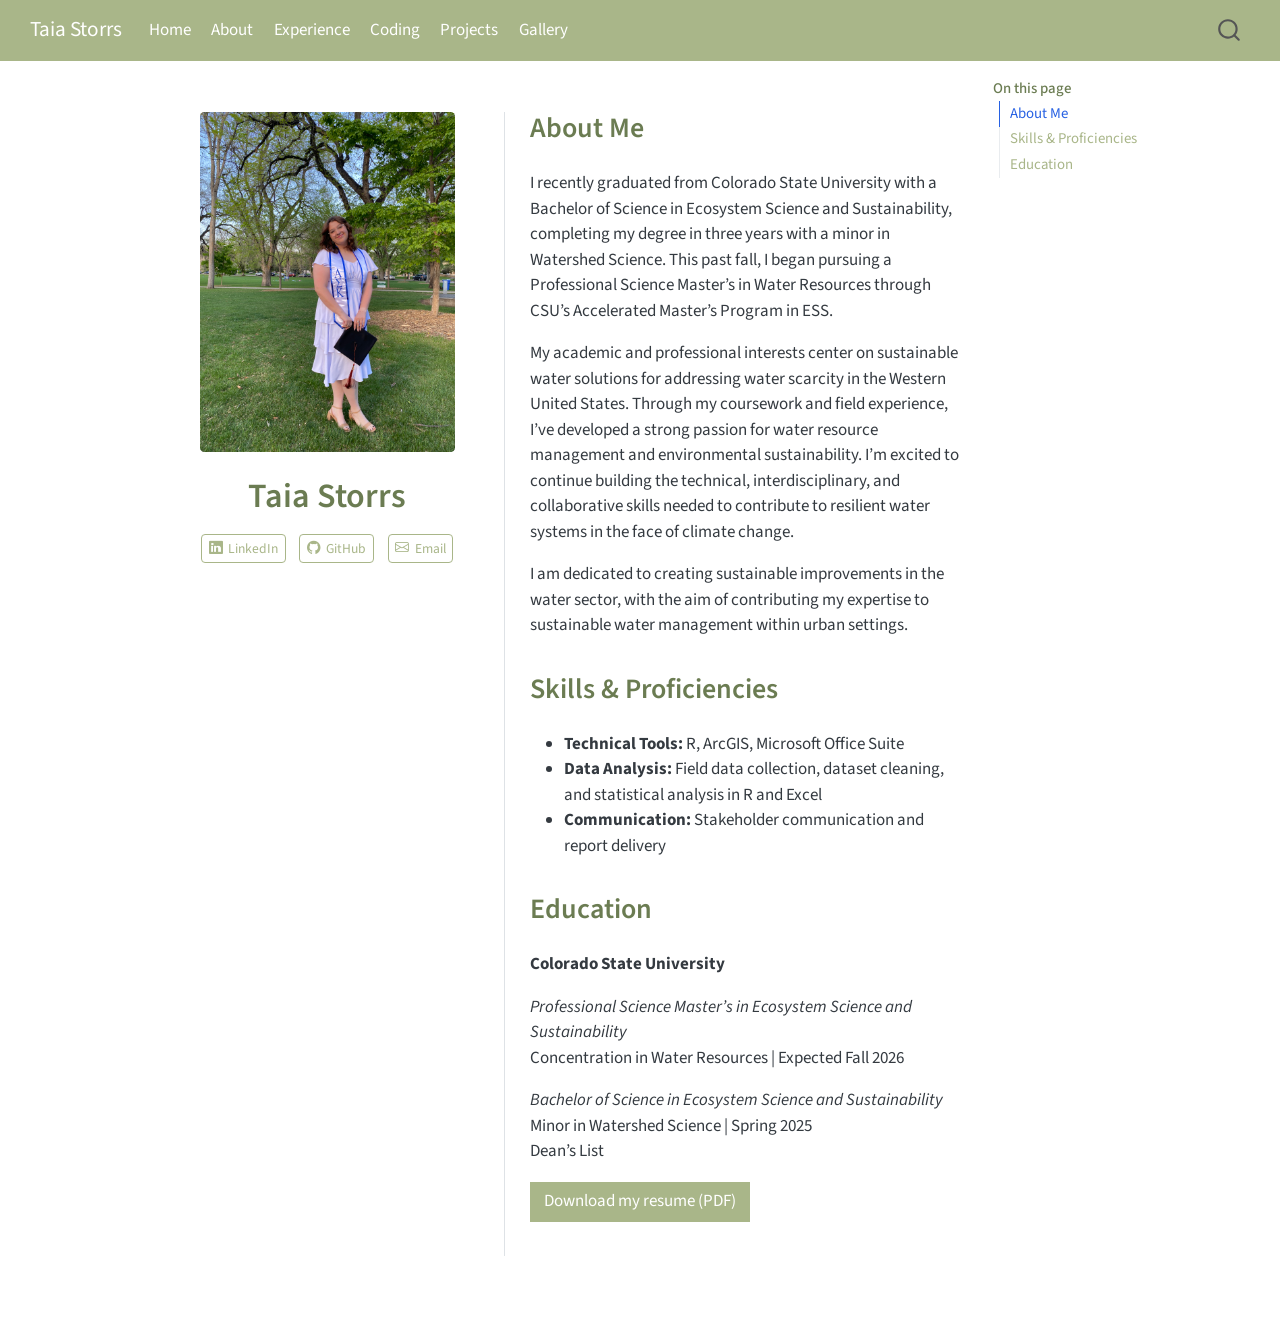
<file: docs/about.html>
<!DOCTYPE html>
<html xmlns="http://www.w3.org/1999/xhtml" lang="en" xml:lang="en"><head>

<meta charset="utf-8">
<meta name="generator" content="quarto-1.8.26">

<meta name="viewport" content="width=device-width, initial-scale=1.0, user-scalable=yes">


<title>Taia Storrs</title>
<style>
code{white-space: pre-wrap;}
span.smallcaps{font-variant: small-caps;}
div.columns{display: flex; gap: min(4vw, 1.5em);}
div.column{flex: auto; overflow-x: auto;}
div.hanging-indent{margin-left: 1.5em; text-indent: -1.5em;}
ul.task-list{list-style: none;}
ul.task-list li input[type="checkbox"] {
  width: 0.8em;
  margin: 0 0.8em 0.2em -1em; /* quarto-specific, see https://github.com/quarto-dev/quarto-cli/issues/4556 */ 
  vertical-align: middle;
}
</style>


<script src="site_libs/quarto-nav/quarto-nav.js"></script>
<script src="site_libs/quarto-nav/headroom.min.js"></script>
<script src="site_libs/clipboard/clipboard.min.js"></script>
<script src="site_libs/quarto-search/autocomplete.umd.js"></script>
<script src="site_libs/quarto-search/fuse.min.js"></script>
<script src="site_libs/quarto-search/quarto-search.js"></script>
<meta name="quarto:offset" content="./">
<link href="./favicon.png" rel="icon" type="image/png">
<script src="site_libs/quarto-html/quarto.js" type="module"></script>
<script src="site_libs/quarto-html/tabsets/tabsets.js" type="module"></script>
<script src="site_libs/quarto-html/axe/axe-check.js" type="module"></script>
<script src="site_libs/quarto-html/popper.min.js"></script>
<script src="site_libs/quarto-html/tippy.umd.min.js"></script>
<link href="site_libs/quarto-html/tippy.css" rel="stylesheet">
<link href="site_libs/quarto-html/quarto-syntax-highlighting-587c61ba64f3a5504c4d52d930310e48.css" rel="stylesheet" id="quarto-text-highlighting-styles">
<script src="site_libs/bootstrap/bootstrap.min.js"></script>
<link href="site_libs/bootstrap/bootstrap-icons.css" rel="stylesheet">
<link href="site_libs/bootstrap/bootstrap-5b4ad623e5705c0698d39aec6f10cf02.min.css" rel="stylesheet" append-hash="true" id="quarto-bootstrap" data-mode="light">
<script id="quarto-search-options" type="application/json">{
  "location": "navbar",
  "copy-button": false,
  "collapse-after": 3,
  "panel-placement": "end",
  "type": "overlay",
  "limit": 50,
  "keyboard-shortcut": [
    "f",
    "/",
    "s"
  ],
  "show-item-context": false,
  "language": {
    "search-no-results-text": "No results",
    "search-matching-documents-text": "matching documents",
    "search-copy-link-title": "Copy link to search",
    "search-hide-matches-text": "Hide additional matches",
    "search-more-match-text": "more match in this document",
    "search-more-matches-text": "more matches in this document",
    "search-clear-button-title": "Clear",
    "search-text-placeholder": "",
    "search-detached-cancel-button-title": "Cancel",
    "search-submit-button-title": "Submit",
    "search-label": "Search"
  }
}</script>


<link rel="stylesheet" href="styles.css">
</head>

<body class="nav-fixed quarto-light">

<div id="quarto-search-results"></div>
  <header id="quarto-header" class="headroom fixed-top">
    <nav class="navbar navbar-expand-lg " data-bs-theme="dark">
      <div class="navbar-container container-fluid">
      <div class="navbar-brand-container mx-auto">
    <a class="navbar-brand" href="./index.html">
    <span class="navbar-title">Taia Storrs</span>
    </a>
  </div>
            <div id="quarto-search" class="" title="Search"></div>
          <button class="navbar-toggler" type="button" data-bs-toggle="collapse" data-bs-target="#navbarCollapse" aria-controls="navbarCollapse" role="menu" aria-expanded="false" aria-label="Toggle navigation" onclick="if (window.quartoToggleHeadroom) { window.quartoToggleHeadroom(); }">
  <span class="navbar-toggler-icon"></span>
</button>
          <div class="collapse navbar-collapse" id="navbarCollapse">
            <ul class="navbar-nav navbar-nav-scroll me-auto">
  <li class="nav-item">
    <a class="nav-link" href="./index.html"> 
<span class="menu-text">Home</span></a>
  </li>  
  <li class="nav-item">
    <a class="nav-link active" href="./about.html" aria-current="page"> 
<span class="menu-text">About</span></a>
  </li>  
  <li class="nav-item">
    <a class="nav-link" href="./experience.html"> 
<span class="menu-text">Experience</span></a>
  </li>  
  <li class="nav-item">
    <a class="nav-link" href="./coding.html"> 
<span class="menu-text">Coding</span></a>
  </li>  
  <li class="nav-item">
    <a class="nav-link" href="./projects.html"> 
<span class="menu-text">Projects</span></a>
  </li>  
  <li class="nav-item">
    <a class="nav-link" href="./gallery.html"> 
<span class="menu-text">Gallery</span></a>
  </li>  
</ul>
          </div> <!-- /navcollapse -->
            <div class="quarto-navbar-tools">
</div>
      </div> <!-- /container-fluid -->
    </nav>
</header>
<!-- content -->
<div id="quarto-content" class="quarto-container page-columns page-rows-contents page-layout-article page-navbar">
<!-- sidebar -->
<!-- margin-sidebar -->
    <div id="quarto-margin-sidebar" class="sidebar margin-sidebar">
        <nav id="TOC" role="doc-toc" class="toc-active">
    <h2 id="toc-title">On this page</h2>
  <ul>
  <li><a href="#about-me" id="toc-about-me" class="nav-link active" data-scroll-target="#about-me">About Me</a></li>
  <li><a href="#skills-proficiencies" id="toc-skills-proficiencies" class="nav-link" data-scroll-target="#skills-proficiencies">Skills &amp; Proficiencies</a></li>
  <li><a href="#education" id="toc-education" class="nav-link" data-scroll-target="#education">Education</a></li>
  </ul>
</nav>
    </div>
<!-- main -->
<div class="quarto-about-trestles">
  <div class="about-entity">
    <img src="grad.JPG" class="about-image
  rounded " style="width: 15em;">
<header id="title-block-header" class="quarto-title-block default">
<div class="quarto-title">
<h1 class="title">Taia Storrs</h1>
</div>
<div class="quarto-title-meta">
  </div>
</header>
    <div class="about-links">
  <a href="https://www.linkedin.com/in/taiastorrs" class="about-link" rel="" target="">
    <i class="bi bi-linkedin"></i>
     <span class="about-link-text">LinkedIn</span>
  </a>
  <a href="https://github.com/taiastorrs" class="about-link" rel="" target="">
    <i class="bi bi-github"></i>
     <span class="about-link-text">GitHub</span>
  </a>
  <a href="mailto:taiastorrs@gmail.com" class="about-link" rel="" target="">
    <i class="bi bi-envelope"></i>
     <span class="about-link-text">Email</span>
  </a>
</div>
  </div>
  <div class="about-contents"><main class="content" id="quarto-document-content">

<section id="about-me" class="level2">
<h2 data-anchor-id="about-me">About Me</h2>
<p>I recently graduated from Colorado State University with a Bachelor of Science in Ecosystem Science and Sustainability, completing my degree in three years with a minor in Watershed Science. This past fall, I began pursuing a Professional Science Master’s in Water Resources through CSU’s Accelerated Master’s Program in ESS.</p>
<p>My academic and professional interests center on sustainable water solutions for addressing water scarcity in the Western United States. Through my coursework and field experience, I’ve developed a strong passion for water resource management and environmental sustainability. I’m excited to continue building the technical, interdisciplinary, and collaborative skills needed to contribute to resilient water systems in the face of climate change.</p>
<p>I am dedicated to creating sustainable improvements in the water sector, with the aim of contributing my expertise to sustainable water management within urban settings.</p>
</section>
<section id="skills-proficiencies" class="level2">
<h2 data-anchor-id="skills-proficiencies">Skills &amp; Proficiencies</h2>
<ul>
<li><strong>Technical Tools:</strong> R, ArcGIS, Microsoft Office Suite</li>
<li><strong>Data Analysis:</strong> Field data collection, dataset cleaning, and statistical analysis in R and Excel</li>
<li><strong>Communication:</strong> Stakeholder communication and report delivery</li>
</ul>
</section>
<section id="education" class="level2">
<h2 data-anchor-id="education">Education</h2>
<p><strong>Colorado State University</strong></p>
<p><em>Professional Science Master’s in Ecosystem Science and Sustainability</em><br>
Concentration in Water Resources | Expected Fall 2026</p>
<p><em>Bachelor of Science in Ecosystem Science and Sustainability</em><br>
Minor in Watershed Science | Spring 2025<br>
Dean’s List</p>
<p><a href="resume.pdf" class="btn btn-primary">Download my resume (PDF)</a></p>


</section>
</main></div>
</div>
 <!-- /main -->
<script id="quarto-html-after-body" type="application/javascript">
  window.document.addEventListener("DOMContentLoaded", function (event) {
    const isCodeAnnotation = (el) => {
      for (const clz of el.classList) {
        if (clz.startsWith('code-annotation-')) {                     
          return true;
        }
      }
      return false;
    }
    const onCopySuccess = function(e) {
      // button target
      const button = e.trigger;
      // don't keep focus
      button.blur();
      // flash "checked"
      button.classList.add('code-copy-button-checked');
      var currentTitle = button.getAttribute("title");
      button.setAttribute("title", "Copied!");
      let tooltip;
      if (window.bootstrap) {
        button.setAttribute("data-bs-toggle", "tooltip");
        button.setAttribute("data-bs-placement", "left");
        button.setAttribute("data-bs-title", "Copied!");
        tooltip = new bootstrap.Tooltip(button, 
          { trigger: "manual", 
            customClass: "code-copy-button-tooltip",
            offset: [0, -8]});
        tooltip.show();    
      }
      setTimeout(function() {
        if (tooltip) {
          tooltip.hide();
          button.removeAttribute("data-bs-title");
          button.removeAttribute("data-bs-toggle");
          button.removeAttribute("data-bs-placement");
        }
        button.setAttribute("title", currentTitle);
        button.classList.remove('code-copy-button-checked');
      }, 1000);
      // clear code selection
      e.clearSelection();
    }
    const getTextToCopy = function(trigger) {
      const outerScaffold = trigger.parentElement.cloneNode(true);
      const codeEl = outerScaffold.querySelector('code');
      for (const childEl of codeEl.children) {
        if (isCodeAnnotation(childEl)) {
          childEl.remove();
        }
      }
      return codeEl.innerText;
    }
    const clipboard = new window.ClipboardJS('.code-copy-button:not([data-in-quarto-modal])', {
      text: getTextToCopy
    });
    clipboard.on('success', onCopySuccess);
    if (window.document.getElementById('quarto-embedded-source-code-modal')) {
      const clipboardModal = new window.ClipboardJS('.code-copy-button[data-in-quarto-modal]', {
        text: getTextToCopy,
        container: window.document.getElementById('quarto-embedded-source-code-modal')
      });
      clipboardModal.on('success', onCopySuccess);
    }
      var localhostRegex = new RegExp(/^(?:http|https):\/\/localhost\:?[0-9]*\//);
      var mailtoRegex = new RegExp(/^mailto:/);
        var filterRegex = new RegExp('/' + window.location.host + '/');
      var isInternal = (href) => {
          return filterRegex.test(href) || localhostRegex.test(href) || mailtoRegex.test(href);
      }
      // Inspect non-navigation links and adorn them if external
     var links = window.document.querySelectorAll('a[href]:not(.nav-link):not(.navbar-brand):not(.toc-action):not(.sidebar-link):not(.sidebar-item-toggle):not(.pagination-link):not(.no-external):not([aria-hidden]):not(.dropdown-item):not(.quarto-navigation-tool):not(.about-link)');
      for (var i=0; i<links.length; i++) {
        const link = links[i];
        if (!isInternal(link.href)) {
          // undo the damage that might have been done by quarto-nav.js in the case of
          // links that we want to consider external
          if (link.dataset.originalHref !== undefined) {
            link.href = link.dataset.originalHref;
          }
        }
      }
    function tippyHover(el, contentFn, onTriggerFn, onUntriggerFn) {
      const config = {
        allowHTML: true,
        maxWidth: 500,
        delay: 100,
        arrow: false,
        appendTo: function(el) {
            return el.parentElement;
        },
        interactive: true,
        interactiveBorder: 10,
        theme: 'quarto',
        placement: 'bottom-start',
      };
      if (contentFn) {
        config.content = contentFn;
      }
      if (onTriggerFn) {
        config.onTrigger = onTriggerFn;
      }
      if (onUntriggerFn) {
        config.onUntrigger = onUntriggerFn;
      }
      window.tippy(el, config); 
    }
    const noterefs = window.document.querySelectorAll('a[role="doc-noteref"]');
    for (var i=0; i<noterefs.length; i++) {
      const ref = noterefs[i];
      tippyHover(ref, function() {
        // use id or data attribute instead here
        let href = ref.getAttribute('data-footnote-href') || ref.getAttribute('href');
        try { href = new URL(href).hash; } catch {}
        const id = href.replace(/^#\/?/, "");
        const note = window.document.getElementById(id);
        if (note) {
          return note.innerHTML;
        } else {
          return "";
        }
      });
    }
    const xrefs = window.document.querySelectorAll('a.quarto-xref');
    const processXRef = (id, note) => {
      // Strip column container classes
      const stripColumnClz = (el) => {
        el.classList.remove("page-full", "page-columns");
        if (el.children) {
          for (const child of el.children) {
            stripColumnClz(child);
          }
        }
      }
      stripColumnClz(note)
      if (id === null || id.startsWith('sec-')) {
        // Special case sections, only their first couple elements
        const container = document.createElement("div");
        if (note.children && note.children.length > 2) {
          container.appendChild(note.children[0].cloneNode(true));
          for (let i = 1; i < note.children.length; i++) {
            const child = note.children[i];
            if (child.tagName === "P" && child.innerText === "") {
              continue;
            } else {
              container.appendChild(child.cloneNode(true));
              break;
            }
          }
          if (window.Quarto?.typesetMath) {
            window.Quarto.typesetMath(container);
          }
          return container.innerHTML
        } else {
          if (window.Quarto?.typesetMath) {
            window.Quarto.typesetMath(note);
          }
          return note.innerHTML;
        }
      } else {
        // Remove any anchor links if they are present
        const anchorLink = note.querySelector('a.anchorjs-link');
        if (anchorLink) {
          anchorLink.remove();
        }
        if (window.Quarto?.typesetMath) {
          window.Quarto.typesetMath(note);
        }
        if (note.classList.contains("callout")) {
          return note.outerHTML;
        } else {
          return note.innerHTML;
        }
      }
    }
    for (var i=0; i<xrefs.length; i++) {
      const xref = xrefs[i];
      tippyHover(xref, undefined, function(instance) {
        instance.disable();
        let url = xref.getAttribute('href');
        let hash = undefined; 
        if (url.startsWith('#')) {
          hash = url;
        } else {
          try { hash = new URL(url).hash; } catch {}
        }
        if (hash) {
          const id = hash.replace(/^#\/?/, "");
          const note = window.document.getElementById(id);
          if (note !== null) {
            try {
              const html = processXRef(id, note.cloneNode(true));
              instance.setContent(html);
            } finally {
              instance.enable();
              instance.show();
            }
          } else {
            // See if we can fetch this
            fetch(url.split('#')[0])
            .then(res => res.text())
            .then(html => {
              const parser = new DOMParser();
              const htmlDoc = parser.parseFromString(html, "text/html");
              const note = htmlDoc.getElementById(id);
              if (note !== null) {
                const html = processXRef(id, note);
                instance.setContent(html);
              } 
            }).finally(() => {
              instance.enable();
              instance.show();
            });
          }
        } else {
          // See if we can fetch a full url (with no hash to target)
          // This is a special case and we should probably do some content thinning / targeting
          fetch(url)
          .then(res => res.text())
          .then(html => {
            const parser = new DOMParser();
            const htmlDoc = parser.parseFromString(html, "text/html");
            const note = htmlDoc.querySelector('main.content');
            if (note !== null) {
              // This should only happen for chapter cross references
              // (since there is no id in the URL)
              // remove the first header
              if (note.children.length > 0 && note.children[0].tagName === "HEADER") {
                note.children[0].remove();
              }
              const html = processXRef(null, note);
              instance.setContent(html);
            } 
          }).finally(() => {
            instance.enable();
            instance.show();
          });
        }
      }, function(instance) {
      });
    }
        let selectedAnnoteEl;
        const selectorForAnnotation = ( cell, annotation) => {
          let cellAttr = 'data-code-cell="' + cell + '"';
          let lineAttr = 'data-code-annotation="' +  annotation + '"';
          const selector = 'span[' + cellAttr + '][' + lineAttr + ']';
          return selector;
        }
        const selectCodeLines = (annoteEl) => {
          const doc = window.document;
          const targetCell = annoteEl.getAttribute("data-target-cell");
          const targetAnnotation = annoteEl.getAttribute("data-target-annotation");
          const annoteSpan = window.document.querySelector(selectorForAnnotation(targetCell, targetAnnotation));
          const lines = annoteSpan.getAttribute("data-code-lines").split(",");
          const lineIds = lines.map((line) => {
            return targetCell + "-" + line;
          })
          let top = null;
          let height = null;
          let parent = null;
          if (lineIds.length > 0) {
              //compute the position of the single el (top and bottom and make a div)
              const el = window.document.getElementById(lineIds[0]);
              top = el.offsetTop;
              height = el.offsetHeight;
              parent = el.parentElement.parentElement;
            if (lineIds.length > 1) {
              const lastEl = window.document.getElementById(lineIds[lineIds.length - 1]);
              const bottom = lastEl.offsetTop + lastEl.offsetHeight;
              height = bottom - top;
            }
            if (top !== null && height !== null && parent !== null) {
              // cook up a div (if necessary) and position it 
              let div = window.document.getElementById("code-annotation-line-highlight");
              if (div === null) {
                div = window.document.createElement("div");
                div.setAttribute("id", "code-annotation-line-highlight");
                div.style.position = 'absolute';
                parent.appendChild(div);
              }
              div.style.top = top - 2 + "px";
              div.style.height = height + 4 + "px";
              div.style.left = 0;
              let gutterDiv = window.document.getElementById("code-annotation-line-highlight-gutter");
              if (gutterDiv === null) {
                gutterDiv = window.document.createElement("div");
                gutterDiv.setAttribute("id", "code-annotation-line-highlight-gutter");
                gutterDiv.style.position = 'absolute';
                const codeCell = window.document.getElementById(targetCell);
                const gutter = codeCell.querySelector('.code-annotation-gutter');
                gutter.appendChild(gutterDiv);
              }
              gutterDiv.style.top = top - 2 + "px";
              gutterDiv.style.height = height + 4 + "px";
            }
            selectedAnnoteEl = annoteEl;
          }
        };
        const unselectCodeLines = () => {
          const elementsIds = ["code-annotation-line-highlight", "code-annotation-line-highlight-gutter"];
          elementsIds.forEach((elId) => {
            const div = window.document.getElementById(elId);
            if (div) {
              div.remove();
            }
          });
          selectedAnnoteEl = undefined;
        };
          // Handle positioning of the toggle
      window.addEventListener(
        "resize",
        throttle(() => {
          elRect = undefined;
          if (selectedAnnoteEl) {
            selectCodeLines(selectedAnnoteEl);
          }
        }, 10)
      );
      function throttle(fn, ms) {
      let throttle = false;
      let timer;
        return (...args) => {
          if(!throttle) { // first call gets through
              fn.apply(this, args);
              throttle = true;
          } else { // all the others get throttled
              if(timer) clearTimeout(timer); // cancel #2
              timer = setTimeout(() => {
                fn.apply(this, args);
                timer = throttle = false;
              }, ms);
          }
        };
      }
        // Attach click handler to the DT
        const annoteDls = window.document.querySelectorAll('dt[data-target-cell]');
        for (const annoteDlNode of annoteDls) {
          annoteDlNode.addEventListener('click', (event) => {
            const clickedEl = event.target;
            if (clickedEl !== selectedAnnoteEl) {
              unselectCodeLines();
              const activeEl = window.document.querySelector('dt[data-target-cell].code-annotation-active');
              if (activeEl) {
                activeEl.classList.remove('code-annotation-active');
              }
              selectCodeLines(clickedEl);
              clickedEl.classList.add('code-annotation-active');
            } else {
              // Unselect the line
              unselectCodeLines();
              clickedEl.classList.remove('code-annotation-active');
            }
          });
        }
    const findCites = (el) => {
      const parentEl = el.parentElement;
      if (parentEl) {
        const cites = parentEl.dataset.cites;
        if (cites) {
          return {
            el,
            cites: cites.split(' ')
          };
        } else {
          return findCites(el.parentElement)
        }
      } else {
        return undefined;
      }
    };
    var bibliorefs = window.document.querySelectorAll('a[role="doc-biblioref"]');
    for (var i=0; i<bibliorefs.length; i++) {
      const ref = bibliorefs[i];
      const citeInfo = findCites(ref);
      if (citeInfo) {
        tippyHover(citeInfo.el, function() {
          var popup = window.document.createElement('div');
          citeInfo.cites.forEach(function(cite) {
            var citeDiv = window.document.createElement('div');
            citeDiv.classList.add('hanging-indent');
            citeDiv.classList.add('csl-entry');
            var biblioDiv = window.document.getElementById('ref-' + cite);
            if (biblioDiv) {
              citeDiv.innerHTML = biblioDiv.innerHTML;
            }
            popup.appendChild(citeDiv);
          });
          return popup.innerHTML;
        });
      }
    }
  });
  </script>
</div> <!-- /content -->




</body></html>
</file>
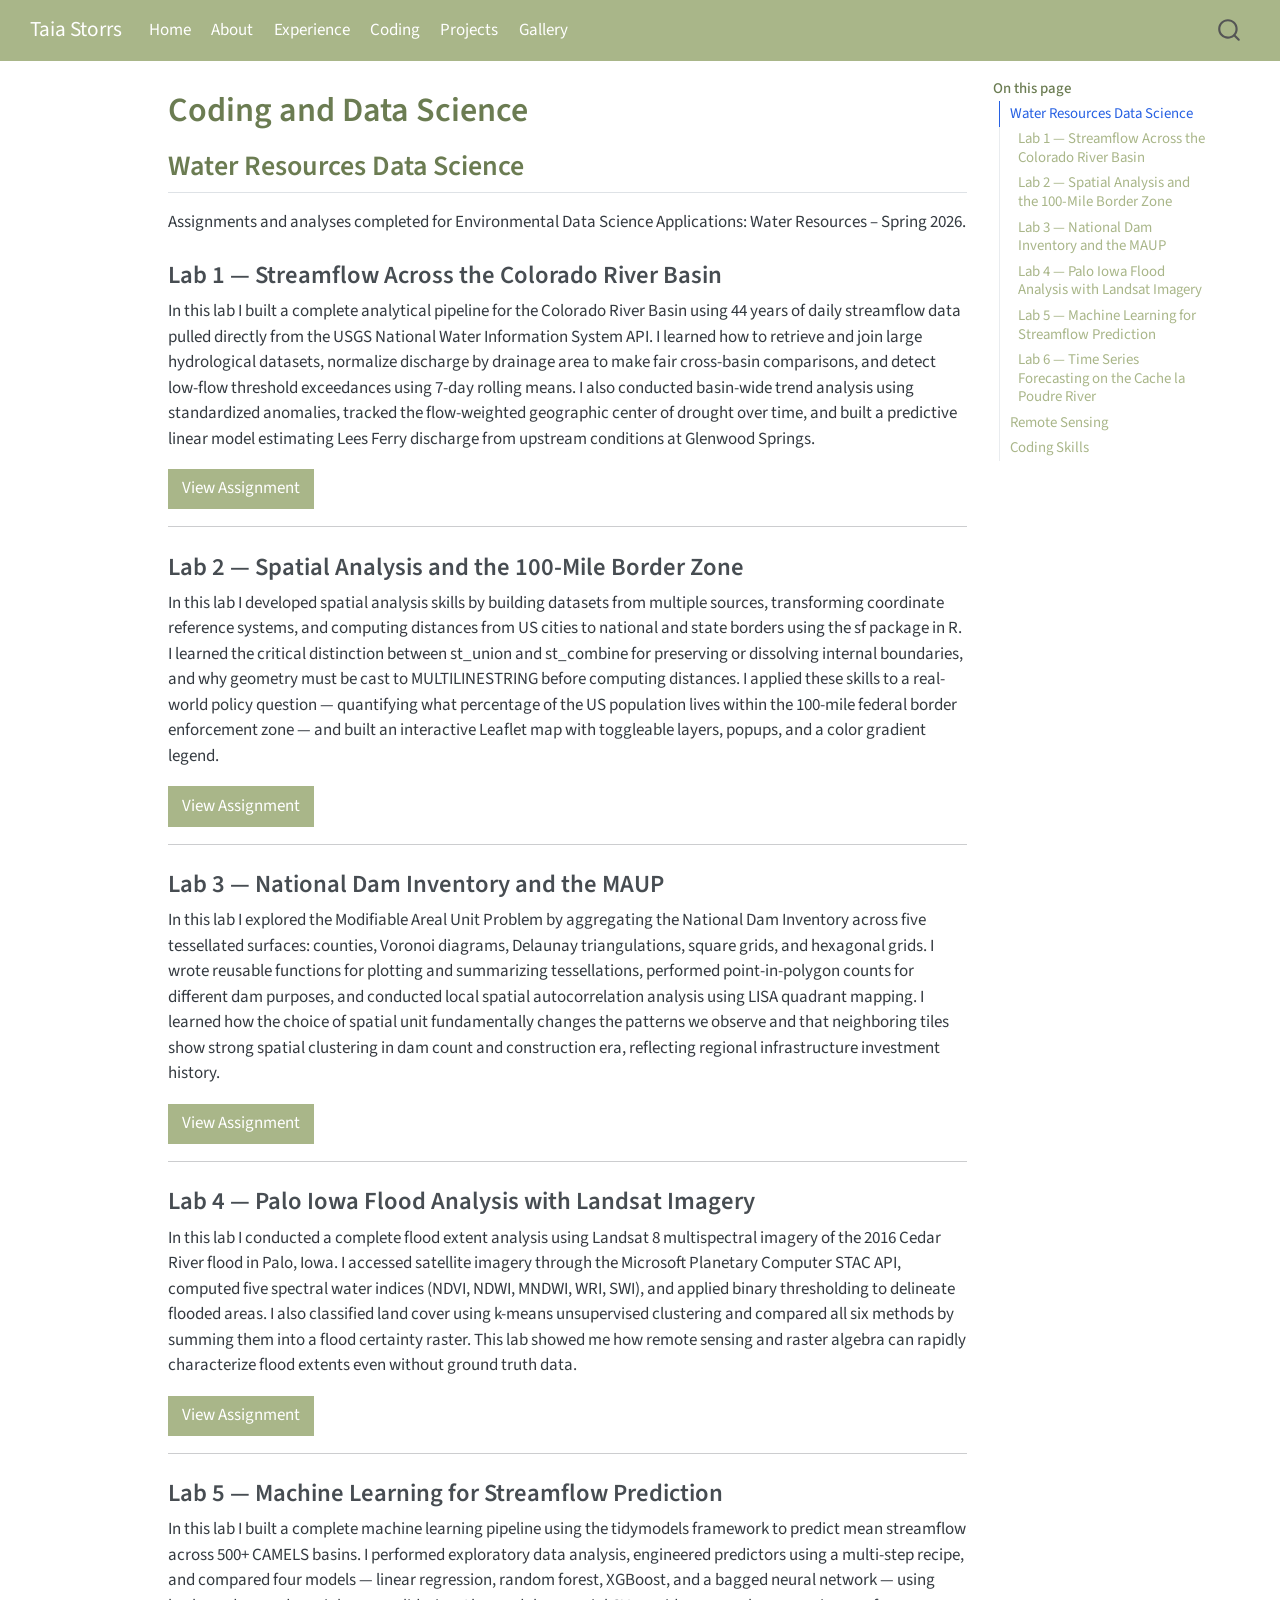
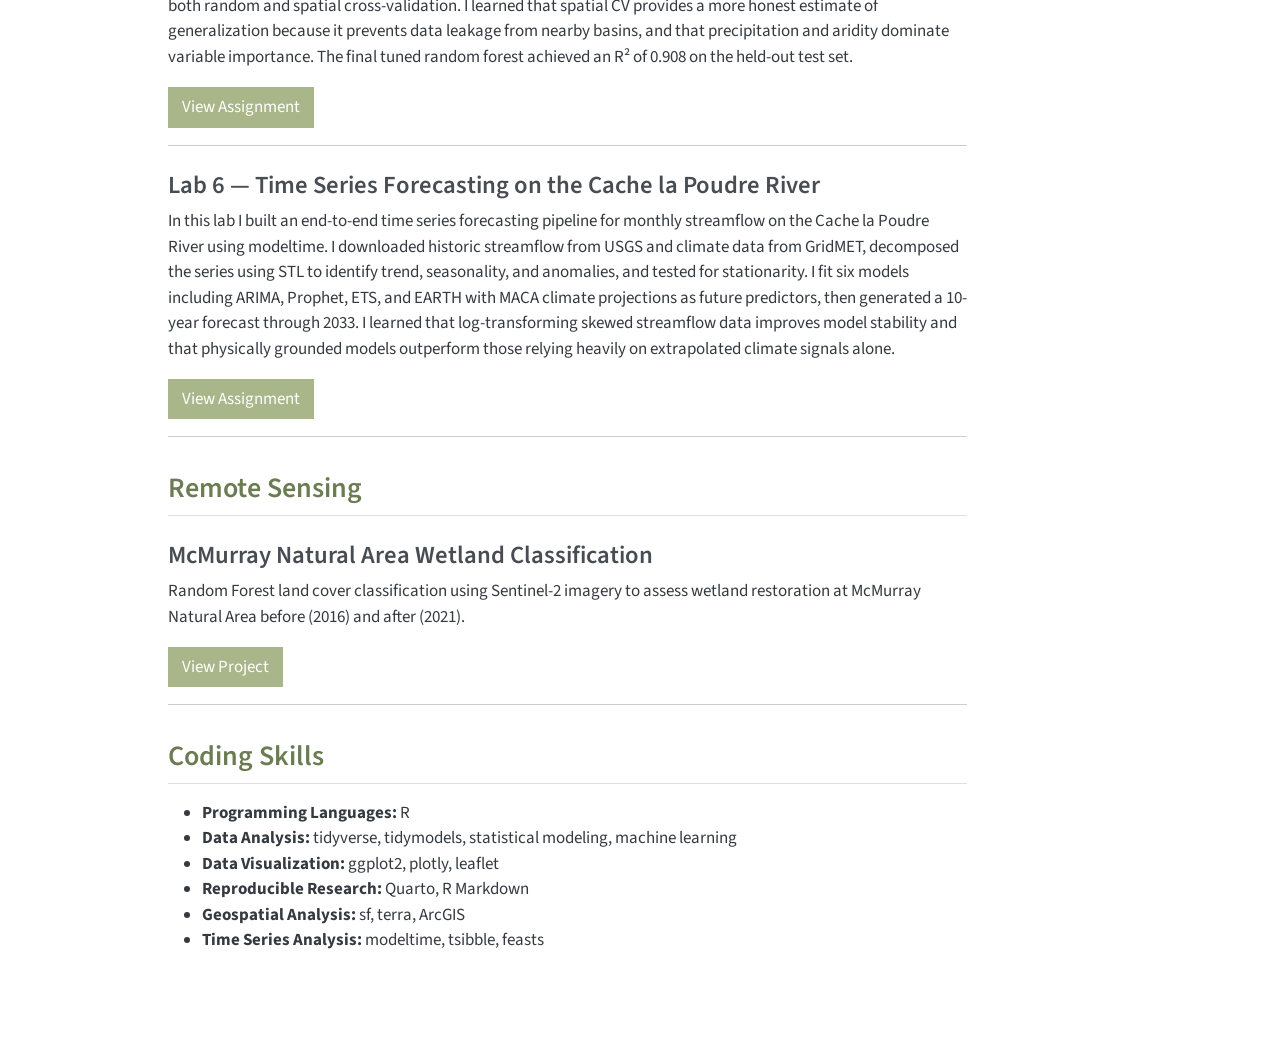
<file: docs/coding.html>
<!DOCTYPE html>
<html xmlns="http://www.w3.org/1999/xhtml" lang="en" xml:lang="en"><head>

<meta charset="utf-8">
<meta name="generator" content="quarto-1.8.26">

<meta name="viewport" content="width=device-width, initial-scale=1.0, user-scalable=yes">


<title>Coding and Data Science – Taia Storrs</title>
<style>
code{white-space: pre-wrap;}
span.smallcaps{font-variant: small-caps;}
div.columns{display: flex; gap: min(4vw, 1.5em);}
div.column{flex: auto; overflow-x: auto;}
div.hanging-indent{margin-left: 1.5em; text-indent: -1.5em;}
ul.task-list{list-style: none;}
ul.task-list li input[type="checkbox"] {
  width: 0.8em;
  margin: 0 0.8em 0.2em -1em; /* quarto-specific, see https://github.com/quarto-dev/quarto-cli/issues/4556 */ 
  vertical-align: middle;
}
</style>


<script src="site_libs/quarto-nav/quarto-nav.js"></script>
<script src="site_libs/quarto-nav/headroom.min.js"></script>
<script src="site_libs/clipboard/clipboard.min.js"></script>
<script src="site_libs/quarto-search/autocomplete.umd.js"></script>
<script src="site_libs/quarto-search/fuse.min.js"></script>
<script src="site_libs/quarto-search/quarto-search.js"></script>
<meta name="quarto:offset" content="./">
<link href="./favicon.png" rel="icon" type="image/png">
<script src="site_libs/quarto-html/quarto.js" type="module"></script>
<script src="site_libs/quarto-html/tabsets/tabsets.js" type="module"></script>
<script src="site_libs/quarto-html/axe/axe-check.js" type="module"></script>
<script src="site_libs/quarto-html/popper.min.js"></script>
<script src="site_libs/quarto-html/tippy.umd.min.js"></script>
<script src="site_libs/quarto-html/anchor.min.js"></script>
<link href="site_libs/quarto-html/tippy.css" rel="stylesheet">
<link href="site_libs/quarto-html/quarto-syntax-highlighting-587c61ba64f3a5504c4d52d930310e48.css" rel="stylesheet" id="quarto-text-highlighting-styles">
<script src="site_libs/bootstrap/bootstrap.min.js"></script>
<link href="site_libs/bootstrap/bootstrap-icons.css" rel="stylesheet">
<link href="site_libs/bootstrap/bootstrap-5b4ad623e5705c0698d39aec6f10cf02.min.css" rel="stylesheet" append-hash="true" id="quarto-bootstrap" data-mode="light">
<script id="quarto-search-options" type="application/json">{
  "location": "navbar",
  "copy-button": false,
  "collapse-after": 3,
  "panel-placement": "end",
  "type": "overlay",
  "limit": 50,
  "keyboard-shortcut": [
    "f",
    "/",
    "s"
  ],
  "show-item-context": false,
  "language": {
    "search-no-results-text": "No results",
    "search-matching-documents-text": "matching documents",
    "search-copy-link-title": "Copy link to search",
    "search-hide-matches-text": "Hide additional matches",
    "search-more-match-text": "more match in this document",
    "search-more-matches-text": "more matches in this document",
    "search-clear-button-title": "Clear",
    "search-text-placeholder": "",
    "search-detached-cancel-button-title": "Cancel",
    "search-submit-button-title": "Submit",
    "search-label": "Search"
  }
}</script>


<link rel="stylesheet" href="styles.css">
</head>

<body class="nav-fixed quarto-light">

<div id="quarto-search-results"></div>
  <header id="quarto-header" class="headroom fixed-top">
    <nav class="navbar navbar-expand-lg " data-bs-theme="dark">
      <div class="navbar-container container-fluid">
      <div class="navbar-brand-container mx-auto">
    <a class="navbar-brand" href="./index.html">
    <span class="navbar-title">Taia Storrs</span>
    </a>
  </div>
            <div id="quarto-search" class="" title="Search"></div>
          <button class="navbar-toggler" type="button" data-bs-toggle="collapse" data-bs-target="#navbarCollapse" aria-controls="navbarCollapse" role="menu" aria-expanded="false" aria-label="Toggle navigation" onclick="if (window.quartoToggleHeadroom) { window.quartoToggleHeadroom(); }">
  <span class="navbar-toggler-icon"></span>
</button>
          <div class="collapse navbar-collapse" id="navbarCollapse">
            <ul class="navbar-nav navbar-nav-scroll me-auto">
  <li class="nav-item">
    <a class="nav-link" href="./index.html"> 
<span class="menu-text">Home</span></a>
  </li>  
  <li class="nav-item">
    <a class="nav-link" href="./about.html"> 
<span class="menu-text">About</span></a>
  </li>  
  <li class="nav-item">
    <a class="nav-link" href="./experience.html"> 
<span class="menu-text">Experience</span></a>
  </li>  
  <li class="nav-item">
    <a class="nav-link active" href="./coding.html" aria-current="page"> 
<span class="menu-text">Coding</span></a>
  </li>  
  <li class="nav-item">
    <a class="nav-link" href="./projects.html"> 
<span class="menu-text">Projects</span></a>
  </li>  
  <li class="nav-item">
    <a class="nav-link" href="./gallery.html"> 
<span class="menu-text">Gallery</span></a>
  </li>  
</ul>
          </div> <!-- /navcollapse -->
            <div class="quarto-navbar-tools">
</div>
      </div> <!-- /container-fluid -->
    </nav>
</header>
<!-- content -->
<div id="quarto-content" class="quarto-container page-columns page-rows-contents page-layout-article page-navbar">
<!-- sidebar -->
<!-- margin-sidebar -->
    <div id="quarto-margin-sidebar" class="sidebar margin-sidebar">
        <nav id="TOC" role="doc-toc" class="toc-active">
    <h2 id="toc-title">On this page</h2>
   
  <ul>
  <li><a href="#water-resources-data-science" id="toc-water-resources-data-science" class="nav-link active" data-scroll-target="#water-resources-data-science">Water Resources Data Science</a>
  <ul class="collapse">
  <li><a href="#lab-1-streamflow-across-the-colorado-river-basin" id="toc-lab-1-streamflow-across-the-colorado-river-basin" class="nav-link" data-scroll-target="#lab-1-streamflow-across-the-colorado-river-basin">Lab 1 — Streamflow Across the Colorado River Basin</a></li>
  <li><a href="#lab-2-spatial-analysis-and-the-100-mile-border-zone" id="toc-lab-2-spatial-analysis-and-the-100-mile-border-zone" class="nav-link" data-scroll-target="#lab-2-spatial-analysis-and-the-100-mile-border-zone">Lab 2 — Spatial Analysis and the 100-Mile Border Zone</a></li>
  <li><a href="#lab-3-national-dam-inventory-and-the-maup" id="toc-lab-3-national-dam-inventory-and-the-maup" class="nav-link" data-scroll-target="#lab-3-national-dam-inventory-and-the-maup">Lab 3 — National Dam Inventory and the MAUP</a></li>
  <li><a href="#lab-4-palo-iowa-flood-analysis-with-landsat-imagery" id="toc-lab-4-palo-iowa-flood-analysis-with-landsat-imagery" class="nav-link" data-scroll-target="#lab-4-palo-iowa-flood-analysis-with-landsat-imagery">Lab 4 — Palo Iowa Flood Analysis with Landsat Imagery</a></li>
  <li><a href="#lab-5-machine-learning-for-streamflow-prediction" id="toc-lab-5-machine-learning-for-streamflow-prediction" class="nav-link" data-scroll-target="#lab-5-machine-learning-for-streamflow-prediction">Lab 5 — Machine Learning for Streamflow Prediction</a></li>
  <li><a href="#lab-6-time-series-forecasting-on-the-cache-la-poudre-river" id="toc-lab-6-time-series-forecasting-on-the-cache-la-poudre-river" class="nav-link" data-scroll-target="#lab-6-time-series-forecasting-on-the-cache-la-poudre-river">Lab 6 — Time Series Forecasting on the Cache la Poudre River</a></li>
  </ul></li>
  <li><a href="#remote-sensing" id="toc-remote-sensing" class="nav-link" data-scroll-target="#remote-sensing">Remote Sensing</a>
  <ul class="collapse">
  <li><a href="#mcmurray-natural-area-wetland-classification" id="toc-mcmurray-natural-area-wetland-classification" class="nav-link" data-scroll-target="#mcmurray-natural-area-wetland-classification">McMurray Natural Area Wetland Classification</a></li>
  </ul></li>
  <li><a href="#coding-skills" id="toc-coding-skills" class="nav-link" data-scroll-target="#coding-skills">Coding Skills</a></li>
  </ul>
</nav>
    </div>
<!-- main -->
<main class="content" id="quarto-document-content">

<header id="title-block-header" class="quarto-title-block default">
<div class="quarto-title">
<h1 class="title">Coding and Data Science</h1>
</div>



<div class="quarto-title-meta">

    
  
    
  </div>
  


</header>


<section id="water-resources-data-science" class="level2">
<h2 class="anchored" data-anchor-id="water-resources-data-science">Water Resources Data Science</h2>
<p>Assignments and analyses completed for Environmental Data Science Applications: Water Resources – Spring 2026.</p>
<section id="lab-1-streamflow-across-the-colorado-river-basin" class="level3">
<h3 class="anchored" data-anchor-id="lab-1-streamflow-across-the-colorado-river-basin">Lab 1 — Streamflow Across the Colorado River Basin</h3>
<p>In this lab I built a complete analytical pipeline for the Colorado River Basin using 44 years of daily streamflow data pulled directly from the USGS National Water Information System API. I learned how to retrieve and join large hydrological datasets, normalize discharge by drainage area to make fair cross-basin comparisons, and detect low-flow threshold exceedances using 7-day rolling means. I also conducted basin-wide trend analysis using standardized anomalies, tracked the flow-weighted geographic center of drought over time, and built a predictive linear model estimating Lees Ferry discharge from upstream conditions at Glenwood Springs.</p>
<p><a href="https://taiastorrs.github.io/csu-523c/lab-01.html" class="btn btn-primary">View Assignment</a></p>
<hr>
</section>
<section id="lab-2-spatial-analysis-and-the-100-mile-border-zone" class="level3">
<h3 class="anchored" data-anchor-id="lab-2-spatial-analysis-and-the-100-mile-border-zone">Lab 2 — Spatial Analysis and the 100-Mile Border Zone</h3>
<p>In this lab I developed spatial analysis skills by building datasets from multiple sources, transforming coordinate reference systems, and computing distances from US cities to national and state borders using the sf package in R. I learned the critical distinction between st_union and st_combine for preserving or dissolving internal boundaries, and why geometry must be cast to MULTILINESTRING before computing distances. I applied these skills to a real-world policy question — quantifying what percentage of the US population lives within the 100-mile federal border enforcement zone — and built an interactive Leaflet map with toggleable layers, popups, and a color gradient legend.</p>
<p><a href="https://taiastorrs.github.io/csu-523c/lab-02.html" class="btn btn-primary">View Assignment</a></p>
<hr>
</section>
<section id="lab-3-national-dam-inventory-and-the-maup" class="level3">
<h3 class="anchored" data-anchor-id="lab-3-national-dam-inventory-and-the-maup">Lab 3 — National Dam Inventory and the MAUP</h3>
<p>In this lab I explored the Modifiable Areal Unit Problem by aggregating the National Dam Inventory across five tessellated surfaces: counties, Voronoi diagrams, Delaunay triangulations, square grids, and hexagonal grids. I wrote reusable functions for plotting and summarizing tessellations, performed point-in-polygon counts for different dam purposes, and conducted local spatial autocorrelation analysis using LISA quadrant mapping. I learned how the choice of spatial unit fundamentally changes the patterns we observe and that neighboring tiles show strong spatial clustering in dam count and construction era, reflecting regional infrastructure investment history.</p>
<p><a href="https://taiastorrs.github.io/csu-523c/lab-03.html" class="btn btn-primary">View Assignment</a></p>
<hr>
</section>
<section id="lab-4-palo-iowa-flood-analysis-with-landsat-imagery" class="level3">
<h3 class="anchored" data-anchor-id="lab-4-palo-iowa-flood-analysis-with-landsat-imagery">Lab 4 — Palo Iowa Flood Analysis with Landsat Imagery</h3>
<p>In this lab I conducted a complete flood extent analysis using Landsat 8 multispectral imagery of the 2016 Cedar River flood in Palo, Iowa. I accessed satellite imagery through the Microsoft Planetary Computer STAC API, computed five spectral water indices (NDVI, NDWI, MNDWI, WRI, SWI), and applied binary thresholding to delineate flooded areas. I also classified land cover using k-means unsupervised clustering and compared all six methods by summing them into a flood certainty raster. This lab showed me how remote sensing and raster algebra can rapidly characterize flood extents even without ground truth data.</p>
<p><a href="https://taiastorrs.github.io/csu-523c/lab-04.html" class="btn btn-primary">View Assignment</a></p>
<hr>
</section>
<section id="lab-5-machine-learning-for-streamflow-prediction" class="level3">
<h3 class="anchored" data-anchor-id="lab-5-machine-learning-for-streamflow-prediction">Lab 5 — Machine Learning for Streamflow Prediction</h3>
<p>In this lab I built a complete machine learning pipeline using the tidymodels framework to predict mean streamflow across 500+ CAMELS basins. I performed exploratory data analysis, engineered predictors using a multi-step recipe, and compared four models — linear regression, random forest, XGBoost, and a bagged neural network — using both random and spatial cross-validation. I learned that spatial CV provides a more honest estimate of generalization because it prevents data leakage from nearby basins, and that precipitation and aridity dominate variable importance. The final tuned random forest achieved an R² of 0.908 on the held-out test set.</p>
<p><a href="https://taiastorrs.github.io/csu-523c/lab-05.html" class="btn btn-primary">View Assignment</a></p>
<hr>
</section>
<section id="lab-6-time-series-forecasting-on-the-cache-la-poudre-river" class="level3">
<h3 class="anchored" data-anchor-id="lab-6-time-series-forecasting-on-the-cache-la-poudre-river">Lab 6 — Time Series Forecasting on the Cache la Poudre River</h3>
<p>In this lab I built an end-to-end time series forecasting pipeline for monthly streamflow on the Cache la Poudre River using modeltime. I downloaded historic streamflow from USGS and climate data from GridMET, decomposed the series using STL to identify trend, seasonality, and anomalies, and tested for stationarity. I fit six models including ARIMA, Prophet, ETS, and EARTH with MACA climate projections as future predictors, then generated a 10-year forecast through 2033. I learned that log-transforming skewed streamflow data improves model stability and that physically grounded models outperform those relying heavily on extrapolated climate signals alone.</p>
<p><a href="https://taiastorrs.github.io/csu-523c/lab-06.html" class="btn btn-primary">View Assignment</a></p>
<hr>
</section>
</section>
<section id="remote-sensing" class="level2">
<h2 class="anchored" data-anchor-id="remote-sensing">Remote Sensing</h2>
<section id="mcmurray-natural-area-wetland-classification" class="level3">
<h3 class="anchored" data-anchor-id="mcmurray-natural-area-wetland-classification">McMurray Natural Area Wetland Classification</h3>
<p>Random Forest land cover classification using Sentinel-2 imagery to assess wetland restoration at McMurray Natural Area before (2016) and after (2021).</p>
<p><a href="classification-model.html" class="btn btn-primary">View Project</a></p>
<hr>
</section>
</section>
<section id="coding-skills" class="level2">
<h2 class="anchored" data-anchor-id="coding-skills">Coding Skills</h2>
<ul>
<li><strong>Programming Languages:</strong> R</li>
<li><strong>Data Analysis:</strong> tidyverse, tidymodels, statistical modeling, machine learning</li>
<li><strong>Data Visualization:</strong> ggplot2, plotly, leaflet</li>
<li><strong>Reproducible Research:</strong> Quarto, R Markdown</li>
<li><strong>Geospatial Analysis:</strong> sf, terra, ArcGIS</li>
<li><strong>Time Series Analysis:</strong> modeltime, tsibble, feasts</li>
</ul>


</section>

</main> <!-- /main -->
<script id="quarto-html-after-body" type="application/javascript">
  window.document.addEventListener("DOMContentLoaded", function (event) {
    const icon = "";
    const anchorJS = new window.AnchorJS();
    anchorJS.options = {
      placement: 'right',
      icon: icon
    };
    anchorJS.add('.anchored');
    const isCodeAnnotation = (el) => {
      for (const clz of el.classList) {
        if (clz.startsWith('code-annotation-')) {                     
          return true;
        }
      }
      return false;
    }
    const onCopySuccess = function(e) {
      // button target
      const button = e.trigger;
      // don't keep focus
      button.blur();
      // flash "checked"
      button.classList.add('code-copy-button-checked');
      var currentTitle = button.getAttribute("title");
      button.setAttribute("title", "Copied!");
      let tooltip;
      if (window.bootstrap) {
        button.setAttribute("data-bs-toggle", "tooltip");
        button.setAttribute("data-bs-placement", "left");
        button.setAttribute("data-bs-title", "Copied!");
        tooltip = new bootstrap.Tooltip(button, 
          { trigger: "manual", 
            customClass: "code-copy-button-tooltip",
            offset: [0, -8]});
        tooltip.show();    
      }
      setTimeout(function() {
        if (tooltip) {
          tooltip.hide();
          button.removeAttribute("data-bs-title");
          button.removeAttribute("data-bs-toggle");
          button.removeAttribute("data-bs-placement");
        }
        button.setAttribute("title", currentTitle);
        button.classList.remove('code-copy-button-checked');
      }, 1000);
      // clear code selection
      e.clearSelection();
    }
    const getTextToCopy = function(trigger) {
      const outerScaffold = trigger.parentElement.cloneNode(true);
      const codeEl = outerScaffold.querySelector('code');
      for (const childEl of codeEl.children) {
        if (isCodeAnnotation(childEl)) {
          childEl.remove();
        }
      }
      return codeEl.innerText;
    }
    const clipboard = new window.ClipboardJS('.code-copy-button:not([data-in-quarto-modal])', {
      text: getTextToCopy
    });
    clipboard.on('success', onCopySuccess);
    if (window.document.getElementById('quarto-embedded-source-code-modal')) {
      const clipboardModal = new window.ClipboardJS('.code-copy-button[data-in-quarto-modal]', {
        text: getTextToCopy,
        container: window.document.getElementById('quarto-embedded-source-code-modal')
      });
      clipboardModal.on('success', onCopySuccess);
    }
      var localhostRegex = new RegExp(/^(?:http|https):\/\/localhost\:?[0-9]*\//);
      var mailtoRegex = new RegExp(/^mailto:/);
        var filterRegex = new RegExp('/' + window.location.host + '/');
      var isInternal = (href) => {
          return filterRegex.test(href) || localhostRegex.test(href) || mailtoRegex.test(href);
      }
      // Inspect non-navigation links and adorn them if external
     var links = window.document.querySelectorAll('a[href]:not(.nav-link):not(.navbar-brand):not(.toc-action):not(.sidebar-link):not(.sidebar-item-toggle):not(.pagination-link):not(.no-external):not([aria-hidden]):not(.dropdown-item):not(.quarto-navigation-tool):not(.about-link)');
      for (var i=0; i<links.length; i++) {
        const link = links[i];
        if (!isInternal(link.href)) {
          // undo the damage that might have been done by quarto-nav.js in the case of
          // links that we want to consider external
          if (link.dataset.originalHref !== undefined) {
            link.href = link.dataset.originalHref;
          }
        }
      }
    function tippyHover(el, contentFn, onTriggerFn, onUntriggerFn) {
      const config = {
        allowHTML: true,
        maxWidth: 500,
        delay: 100,
        arrow: false,
        appendTo: function(el) {
            return el.parentElement;
        },
        interactive: true,
        interactiveBorder: 10,
        theme: 'quarto',
        placement: 'bottom-start',
      };
      if (contentFn) {
        config.content = contentFn;
      }
      if (onTriggerFn) {
        config.onTrigger = onTriggerFn;
      }
      if (onUntriggerFn) {
        config.onUntrigger = onUntriggerFn;
      }
      window.tippy(el, config); 
    }
    const noterefs = window.document.querySelectorAll('a[role="doc-noteref"]');
    for (var i=0; i<noterefs.length; i++) {
      const ref = noterefs[i];
      tippyHover(ref, function() {
        // use id or data attribute instead here
        let href = ref.getAttribute('data-footnote-href') || ref.getAttribute('href');
        try { href = new URL(href).hash; } catch {}
        const id = href.replace(/^#\/?/, "");
        const note = window.document.getElementById(id);
        if (note) {
          return note.innerHTML;
        } else {
          return "";
        }
      });
    }
    const xrefs = window.document.querySelectorAll('a.quarto-xref');
    const processXRef = (id, note) => {
      // Strip column container classes
      const stripColumnClz = (el) => {
        el.classList.remove("page-full", "page-columns");
        if (el.children) {
          for (const child of el.children) {
            stripColumnClz(child);
          }
        }
      }
      stripColumnClz(note)
      if (id === null || id.startsWith('sec-')) {
        // Special case sections, only their first couple elements
        const container = document.createElement("div");
        if (note.children && note.children.length > 2) {
          container.appendChild(note.children[0].cloneNode(true));
          for (let i = 1; i < note.children.length; i++) {
            const child = note.children[i];
            if (child.tagName === "P" && child.innerText === "") {
              continue;
            } else {
              container.appendChild(child.cloneNode(true));
              break;
            }
          }
          if (window.Quarto?.typesetMath) {
            window.Quarto.typesetMath(container);
          }
          return container.innerHTML
        } else {
          if (window.Quarto?.typesetMath) {
            window.Quarto.typesetMath(note);
          }
          return note.innerHTML;
        }
      } else {
        // Remove any anchor links if they are present
        const anchorLink = note.querySelector('a.anchorjs-link');
        if (anchorLink) {
          anchorLink.remove();
        }
        if (window.Quarto?.typesetMath) {
          window.Quarto.typesetMath(note);
        }
        if (note.classList.contains("callout")) {
          return note.outerHTML;
        } else {
          return note.innerHTML;
        }
      }
    }
    for (var i=0; i<xrefs.length; i++) {
      const xref = xrefs[i];
      tippyHover(xref, undefined, function(instance) {
        instance.disable();
        let url = xref.getAttribute('href');
        let hash = undefined; 
        if (url.startsWith('#')) {
          hash = url;
        } else {
          try { hash = new URL(url).hash; } catch {}
        }
        if (hash) {
          const id = hash.replace(/^#\/?/, "");
          const note = window.document.getElementById(id);
          if (note !== null) {
            try {
              const html = processXRef(id, note.cloneNode(true));
              instance.setContent(html);
            } finally {
              instance.enable();
              instance.show();
            }
          } else {
            // See if we can fetch this
            fetch(url.split('#')[0])
            .then(res => res.text())
            .then(html => {
              const parser = new DOMParser();
              const htmlDoc = parser.parseFromString(html, "text/html");
              const note = htmlDoc.getElementById(id);
              if (note !== null) {
                const html = processXRef(id, note);
                instance.setContent(html);
              } 
            }).finally(() => {
              instance.enable();
              instance.show();
            });
          }
        } else {
          // See if we can fetch a full url (with no hash to target)
          // This is a special case and we should probably do some content thinning / targeting
          fetch(url)
          .then(res => res.text())
          .then(html => {
            const parser = new DOMParser();
            const htmlDoc = parser.parseFromString(html, "text/html");
            const note = htmlDoc.querySelector('main.content');
            if (note !== null) {
              // This should only happen for chapter cross references
              // (since there is no id in the URL)
              // remove the first header
              if (note.children.length > 0 && note.children[0].tagName === "HEADER") {
                note.children[0].remove();
              }
              const html = processXRef(null, note);
              instance.setContent(html);
            } 
          }).finally(() => {
            instance.enable();
            instance.show();
          });
        }
      }, function(instance) {
      });
    }
        let selectedAnnoteEl;
        const selectorForAnnotation = ( cell, annotation) => {
          let cellAttr = 'data-code-cell="' + cell + '"';
          let lineAttr = 'data-code-annotation="' +  annotation + '"';
          const selector = 'span[' + cellAttr + '][' + lineAttr + ']';
          return selector;
        }
        const selectCodeLines = (annoteEl) => {
          const doc = window.document;
          const targetCell = annoteEl.getAttribute("data-target-cell");
          const targetAnnotation = annoteEl.getAttribute("data-target-annotation");
          const annoteSpan = window.document.querySelector(selectorForAnnotation(targetCell, targetAnnotation));
          const lines = annoteSpan.getAttribute("data-code-lines").split(",");
          const lineIds = lines.map((line) => {
            return targetCell + "-" + line;
          })
          let top = null;
          let height = null;
          let parent = null;
          if (lineIds.length > 0) {
              //compute the position of the single el (top and bottom and make a div)
              const el = window.document.getElementById(lineIds[0]);
              top = el.offsetTop;
              height = el.offsetHeight;
              parent = el.parentElement.parentElement;
            if (lineIds.length > 1) {
              const lastEl = window.document.getElementById(lineIds[lineIds.length - 1]);
              const bottom = lastEl.offsetTop + lastEl.offsetHeight;
              height = bottom - top;
            }
            if (top !== null && height !== null && parent !== null) {
              // cook up a div (if necessary) and position it 
              let div = window.document.getElementById("code-annotation-line-highlight");
              if (div === null) {
                div = window.document.createElement("div");
                div.setAttribute("id", "code-annotation-line-highlight");
                div.style.position = 'absolute';
                parent.appendChild(div);
              }
              div.style.top = top - 2 + "px";
              div.style.height = height + 4 + "px";
              div.style.left = 0;
              let gutterDiv = window.document.getElementById("code-annotation-line-highlight-gutter");
              if (gutterDiv === null) {
                gutterDiv = window.document.createElement("div");
                gutterDiv.setAttribute("id", "code-annotation-line-highlight-gutter");
                gutterDiv.style.position = 'absolute';
                const codeCell = window.document.getElementById(targetCell);
                const gutter = codeCell.querySelector('.code-annotation-gutter');
                gutter.appendChild(gutterDiv);
              }
              gutterDiv.style.top = top - 2 + "px";
              gutterDiv.style.height = height + 4 + "px";
            }
            selectedAnnoteEl = annoteEl;
          }
        };
        const unselectCodeLines = () => {
          const elementsIds = ["code-annotation-line-highlight", "code-annotation-line-highlight-gutter"];
          elementsIds.forEach((elId) => {
            const div = window.document.getElementById(elId);
            if (div) {
              div.remove();
            }
          });
          selectedAnnoteEl = undefined;
        };
          // Handle positioning of the toggle
      window.addEventListener(
        "resize",
        throttle(() => {
          elRect = undefined;
          if (selectedAnnoteEl) {
            selectCodeLines(selectedAnnoteEl);
          }
        }, 10)
      );
      function throttle(fn, ms) {
      let throttle = false;
      let timer;
        return (...args) => {
          if(!throttle) { // first call gets through
              fn.apply(this, args);
              throttle = true;
          } else { // all the others get throttled
              if(timer) clearTimeout(timer); // cancel #2
              timer = setTimeout(() => {
                fn.apply(this, args);
                timer = throttle = false;
              }, ms);
          }
        };
      }
        // Attach click handler to the DT
        const annoteDls = window.document.querySelectorAll('dt[data-target-cell]');
        for (const annoteDlNode of annoteDls) {
          annoteDlNode.addEventListener('click', (event) => {
            const clickedEl = event.target;
            if (clickedEl !== selectedAnnoteEl) {
              unselectCodeLines();
              const activeEl = window.document.querySelector('dt[data-target-cell].code-annotation-active');
              if (activeEl) {
                activeEl.classList.remove('code-annotation-active');
              }
              selectCodeLines(clickedEl);
              clickedEl.classList.add('code-annotation-active');
            } else {
              // Unselect the line
              unselectCodeLines();
              clickedEl.classList.remove('code-annotation-active');
            }
          });
        }
    const findCites = (el) => {
      const parentEl = el.parentElement;
      if (parentEl) {
        const cites = parentEl.dataset.cites;
        if (cites) {
          return {
            el,
            cites: cites.split(' ')
          };
        } else {
          return findCites(el.parentElement)
        }
      } else {
        return undefined;
      }
    };
    var bibliorefs = window.document.querySelectorAll('a[role="doc-biblioref"]');
    for (var i=0; i<bibliorefs.length; i++) {
      const ref = bibliorefs[i];
      const citeInfo = findCites(ref);
      if (citeInfo) {
        tippyHover(citeInfo.el, function() {
          var popup = window.document.createElement('div');
          citeInfo.cites.forEach(function(cite) {
            var citeDiv = window.document.createElement('div');
            citeDiv.classList.add('hanging-indent');
            citeDiv.classList.add('csl-entry');
            var biblioDiv = window.document.getElementById('ref-' + cite);
            if (biblioDiv) {
              citeDiv.innerHTML = biblioDiv.innerHTML;
            }
            popup.appendChild(citeDiv);
          });
          return popup.innerHTML;
        });
      }
    }
  });
  </script>
</div> <!-- /content -->




</body></html>
</file>
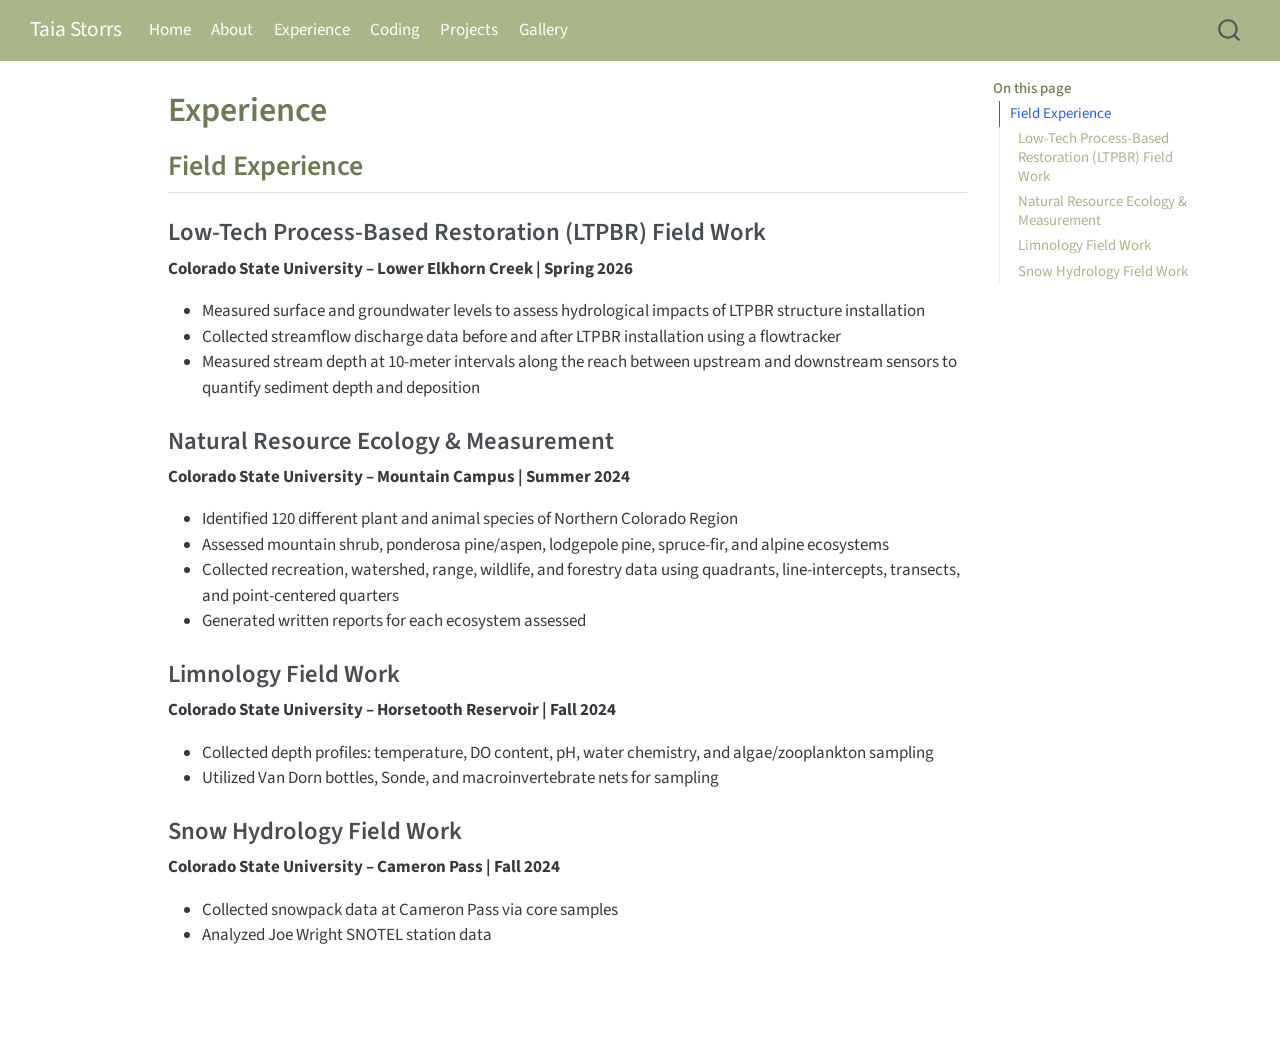
<file: docs/experience.html>
<!DOCTYPE html>
<html xmlns="http://www.w3.org/1999/xhtml" lang="en" xml:lang="en"><head>

<meta charset="utf-8">
<meta name="generator" content="quarto-1.8.26">

<meta name="viewport" content="width=device-width, initial-scale=1.0, user-scalable=yes">


<title>Experience – Taia Storrs</title>
<style>
code{white-space: pre-wrap;}
span.smallcaps{font-variant: small-caps;}
div.columns{display: flex; gap: min(4vw, 1.5em);}
div.column{flex: auto; overflow-x: auto;}
div.hanging-indent{margin-left: 1.5em; text-indent: -1.5em;}
ul.task-list{list-style: none;}
ul.task-list li input[type="checkbox"] {
  width: 0.8em;
  margin: 0 0.8em 0.2em -1em; /* quarto-specific, see https://github.com/quarto-dev/quarto-cli/issues/4556 */ 
  vertical-align: middle;
}
</style>


<script src="site_libs/quarto-nav/quarto-nav.js"></script>
<script src="site_libs/quarto-nav/headroom.min.js"></script>
<script src="site_libs/clipboard/clipboard.min.js"></script>
<script src="site_libs/quarto-search/autocomplete.umd.js"></script>
<script src="site_libs/quarto-search/fuse.min.js"></script>
<script src="site_libs/quarto-search/quarto-search.js"></script>
<meta name="quarto:offset" content="./">
<link href="./favicon.png" rel="icon" type="image/png">
<script src="site_libs/quarto-html/quarto.js" type="module"></script>
<script src="site_libs/quarto-html/tabsets/tabsets.js" type="module"></script>
<script src="site_libs/quarto-html/axe/axe-check.js" type="module"></script>
<script src="site_libs/quarto-html/popper.min.js"></script>
<script src="site_libs/quarto-html/tippy.umd.min.js"></script>
<script src="site_libs/quarto-html/anchor.min.js"></script>
<link href="site_libs/quarto-html/tippy.css" rel="stylesheet">
<link href="site_libs/quarto-html/quarto-syntax-highlighting-587c61ba64f3a5504c4d52d930310e48.css" rel="stylesheet" id="quarto-text-highlighting-styles">
<script src="site_libs/bootstrap/bootstrap.min.js"></script>
<link href="site_libs/bootstrap/bootstrap-icons.css" rel="stylesheet">
<link href="site_libs/bootstrap/bootstrap-5b4ad623e5705c0698d39aec6f10cf02.min.css" rel="stylesheet" append-hash="true" id="quarto-bootstrap" data-mode="light">
<script id="quarto-search-options" type="application/json">{
  "location": "navbar",
  "copy-button": false,
  "collapse-after": 3,
  "panel-placement": "end",
  "type": "overlay",
  "limit": 50,
  "keyboard-shortcut": [
    "f",
    "/",
    "s"
  ],
  "show-item-context": false,
  "language": {
    "search-no-results-text": "No results",
    "search-matching-documents-text": "matching documents",
    "search-copy-link-title": "Copy link to search",
    "search-hide-matches-text": "Hide additional matches",
    "search-more-match-text": "more match in this document",
    "search-more-matches-text": "more matches in this document",
    "search-clear-button-title": "Clear",
    "search-text-placeholder": "",
    "search-detached-cancel-button-title": "Cancel",
    "search-submit-button-title": "Submit",
    "search-label": "Search"
  }
}</script>


<link rel="stylesheet" href="styles.css">
</head>

<body class="nav-fixed quarto-light">

<div id="quarto-search-results"></div>
  <header id="quarto-header" class="headroom fixed-top">
    <nav class="navbar navbar-expand-lg " data-bs-theme="dark">
      <div class="navbar-container container-fluid">
      <div class="navbar-brand-container mx-auto">
    <a class="navbar-brand" href="./index.html">
    <span class="navbar-title">Taia Storrs</span>
    </a>
  </div>
            <div id="quarto-search" class="" title="Search"></div>
          <button class="navbar-toggler" type="button" data-bs-toggle="collapse" data-bs-target="#navbarCollapse" aria-controls="navbarCollapse" role="menu" aria-expanded="false" aria-label="Toggle navigation" onclick="if (window.quartoToggleHeadroom) { window.quartoToggleHeadroom(); }">
  <span class="navbar-toggler-icon"></span>
</button>
          <div class="collapse navbar-collapse" id="navbarCollapse">
            <ul class="navbar-nav navbar-nav-scroll me-auto">
  <li class="nav-item">
    <a class="nav-link" href="./index.html"> 
<span class="menu-text">Home</span></a>
  </li>  
  <li class="nav-item">
    <a class="nav-link" href="./about.html"> 
<span class="menu-text">About</span></a>
  </li>  
  <li class="nav-item">
    <a class="nav-link active" href="./experience.html" aria-current="page"> 
<span class="menu-text">Experience</span></a>
  </li>  
  <li class="nav-item">
    <a class="nav-link" href="./coding.html"> 
<span class="menu-text">Coding</span></a>
  </li>  
  <li class="nav-item">
    <a class="nav-link" href="./projects.html"> 
<span class="menu-text">Projects</span></a>
  </li>  
  <li class="nav-item">
    <a class="nav-link" href="./gallery.html"> 
<span class="menu-text">Gallery</span></a>
  </li>  
</ul>
          </div> <!-- /navcollapse -->
            <div class="quarto-navbar-tools">
</div>
      </div> <!-- /container-fluid -->
    </nav>
</header>
<!-- content -->
<div id="quarto-content" class="quarto-container page-columns page-rows-contents page-layout-article page-navbar">
<!-- sidebar -->
<!-- margin-sidebar -->
    <div id="quarto-margin-sidebar" class="sidebar margin-sidebar">
        <nav id="TOC" role="doc-toc" class="toc-active">
    <h2 id="toc-title">On this page</h2>
   
  <ul>
  <li><a href="#field-experience" id="toc-field-experience" class="nav-link active" data-scroll-target="#field-experience">Field Experience</a>
  <ul class="collapse">
  <li><a href="#low-tech-process-based-restoration-ltpbr-field-work" id="toc-low-tech-process-based-restoration-ltpbr-field-work" class="nav-link" data-scroll-target="#low-tech-process-based-restoration-ltpbr-field-work">Low-Tech Process-Based Restoration (LTPBR) Field Work</a></li>
  <li><a href="#natural-resource-ecology-measurement" id="toc-natural-resource-ecology-measurement" class="nav-link" data-scroll-target="#natural-resource-ecology-measurement">Natural Resource Ecology &amp; Measurement</a></li>
  <li><a href="#limnology-field-work" id="toc-limnology-field-work" class="nav-link" data-scroll-target="#limnology-field-work">Limnology Field Work</a></li>
  <li><a href="#snow-hydrology-field-work" id="toc-snow-hydrology-field-work" class="nav-link" data-scroll-target="#snow-hydrology-field-work">Snow Hydrology Field Work</a></li>
  </ul></li>
  </ul>
</nav>
    </div>
<!-- main -->
<main class="content" id="quarto-document-content">

<header id="title-block-header" class="quarto-title-block default">
<div class="quarto-title">
<h1 class="title">Experience</h1>
</div>



<div class="quarto-title-meta">

    
  
    
  </div>
  


</header>


<section id="field-experience" class="level2">
<h2 class="anchored" data-anchor-id="field-experience">Field Experience</h2>
<section id="low-tech-process-based-restoration-ltpbr-field-work" class="level3">
<h3 class="anchored" data-anchor-id="low-tech-process-based-restoration-ltpbr-field-work">Low-Tech Process-Based Restoration (LTPBR) Field Work</h3>
<p><strong>Colorado State University – Lower Elkhorn Creek | Spring 2026</strong></p>
<ul>
<li>Measured surface and groundwater levels to assess hydrological impacts of LTPBR structure installation</li>
<li>Collected streamflow discharge data before and after LTPBR installation using a flowtracker</li>
<li>Measured stream depth at 10-meter intervals along the reach between upstream and downstream sensors to quantify sediment depth and deposition</li>
</ul>
</section>
<section id="natural-resource-ecology-measurement" class="level3">
<h3 class="anchored" data-anchor-id="natural-resource-ecology-measurement">Natural Resource Ecology &amp; Measurement</h3>
<p><strong>Colorado State University – Mountain Campus | Summer 2024</strong></p>
<ul>
<li>Identified 120 different plant and animal species of Northern Colorado Region</li>
<li>Assessed mountain shrub, ponderosa pine/aspen, lodgepole pine, spruce-fir, and alpine ecosystems</li>
<li>Collected recreation, watershed, range, wildlife, and forestry data using quadrants, line-intercepts, transects, and point-centered quarters</li>
<li>Generated written reports for each ecosystem assessed</li>
</ul>
</section>
<section id="limnology-field-work" class="level3">
<h3 class="anchored" data-anchor-id="limnology-field-work">Limnology Field Work</h3>
<p><strong>Colorado State University – Horsetooth Reservoir | Fall 2024</strong></p>
<ul>
<li>Collected depth profiles: temperature, DO content, pH, water chemistry, and algae/zooplankton sampling</li>
<li>Utilized Van Dorn bottles, Sonde, and macroinvertebrate nets for sampling</li>
</ul>
</section>
<section id="snow-hydrology-field-work" class="level3">
<h3 class="anchored" data-anchor-id="snow-hydrology-field-work">Snow Hydrology Field Work</h3>
<p><strong>Colorado State University – Cameron Pass | Fall 2024</strong></p>
<ul>
<li>Collected snowpack data at Cameron Pass via core samples</li>
<li>Analyzed Joe Wright SNOTEL station data</li>
</ul>


</section>
</section>

</main> <!-- /main -->
<script id="quarto-html-after-body" type="application/javascript">
  window.document.addEventListener("DOMContentLoaded", function (event) {
    const icon = "";
    const anchorJS = new window.AnchorJS();
    anchorJS.options = {
      placement: 'right',
      icon: icon
    };
    anchorJS.add('.anchored');
    const isCodeAnnotation = (el) => {
      for (const clz of el.classList) {
        if (clz.startsWith('code-annotation-')) {                     
          return true;
        }
      }
      return false;
    }
    const onCopySuccess = function(e) {
      // button target
      const button = e.trigger;
      // don't keep focus
      button.blur();
      // flash "checked"
      button.classList.add('code-copy-button-checked');
      var currentTitle = button.getAttribute("title");
      button.setAttribute("title", "Copied!");
      let tooltip;
      if (window.bootstrap) {
        button.setAttribute("data-bs-toggle", "tooltip");
        button.setAttribute("data-bs-placement", "left");
        button.setAttribute("data-bs-title", "Copied!");
        tooltip = new bootstrap.Tooltip(button, 
          { trigger: "manual", 
            customClass: "code-copy-button-tooltip",
            offset: [0, -8]});
        tooltip.show();    
      }
      setTimeout(function() {
        if (tooltip) {
          tooltip.hide();
          button.removeAttribute("data-bs-title");
          button.removeAttribute("data-bs-toggle");
          button.removeAttribute("data-bs-placement");
        }
        button.setAttribute("title", currentTitle);
        button.classList.remove('code-copy-button-checked');
      }, 1000);
      // clear code selection
      e.clearSelection();
    }
    const getTextToCopy = function(trigger) {
      const outerScaffold = trigger.parentElement.cloneNode(true);
      const codeEl = outerScaffold.querySelector('code');
      for (const childEl of codeEl.children) {
        if (isCodeAnnotation(childEl)) {
          childEl.remove();
        }
      }
      return codeEl.innerText;
    }
    const clipboard = new window.ClipboardJS('.code-copy-button:not([data-in-quarto-modal])', {
      text: getTextToCopy
    });
    clipboard.on('success', onCopySuccess);
    if (window.document.getElementById('quarto-embedded-source-code-modal')) {
      const clipboardModal = new window.ClipboardJS('.code-copy-button[data-in-quarto-modal]', {
        text: getTextToCopy,
        container: window.document.getElementById('quarto-embedded-source-code-modal')
      });
      clipboardModal.on('success', onCopySuccess);
    }
      var localhostRegex = new RegExp(/^(?:http|https):\/\/localhost\:?[0-9]*\//);
      var mailtoRegex = new RegExp(/^mailto:/);
        var filterRegex = new RegExp('/' + window.location.host + '/');
      var isInternal = (href) => {
          return filterRegex.test(href) || localhostRegex.test(href) || mailtoRegex.test(href);
      }
      // Inspect non-navigation links and adorn them if external
     var links = window.document.querySelectorAll('a[href]:not(.nav-link):not(.navbar-brand):not(.toc-action):not(.sidebar-link):not(.sidebar-item-toggle):not(.pagination-link):not(.no-external):not([aria-hidden]):not(.dropdown-item):not(.quarto-navigation-tool):not(.about-link)');
      for (var i=0; i<links.length; i++) {
        const link = links[i];
        if (!isInternal(link.href)) {
          // undo the damage that might have been done by quarto-nav.js in the case of
          // links that we want to consider external
          if (link.dataset.originalHref !== undefined) {
            link.href = link.dataset.originalHref;
          }
        }
      }
    function tippyHover(el, contentFn, onTriggerFn, onUntriggerFn) {
      const config = {
        allowHTML: true,
        maxWidth: 500,
        delay: 100,
        arrow: false,
        appendTo: function(el) {
            return el.parentElement;
        },
        interactive: true,
        interactiveBorder: 10,
        theme: 'quarto',
        placement: 'bottom-start',
      };
      if (contentFn) {
        config.content = contentFn;
      }
      if (onTriggerFn) {
        config.onTrigger = onTriggerFn;
      }
      if (onUntriggerFn) {
        config.onUntrigger = onUntriggerFn;
      }
      window.tippy(el, config); 
    }
    const noterefs = window.document.querySelectorAll('a[role="doc-noteref"]');
    for (var i=0; i<noterefs.length; i++) {
      const ref = noterefs[i];
      tippyHover(ref, function() {
        // use id or data attribute instead here
        let href = ref.getAttribute('data-footnote-href') || ref.getAttribute('href');
        try { href = new URL(href).hash; } catch {}
        const id = href.replace(/^#\/?/, "");
        const note = window.document.getElementById(id);
        if (note) {
          return note.innerHTML;
        } else {
          return "";
        }
      });
    }
    const xrefs = window.document.querySelectorAll('a.quarto-xref');
    const processXRef = (id, note) => {
      // Strip column container classes
      const stripColumnClz = (el) => {
        el.classList.remove("page-full", "page-columns");
        if (el.children) {
          for (const child of el.children) {
            stripColumnClz(child);
          }
        }
      }
      stripColumnClz(note)
      if (id === null || id.startsWith('sec-')) {
        // Special case sections, only their first couple elements
        const container = document.createElement("div");
        if (note.children && note.children.length > 2) {
          container.appendChild(note.children[0].cloneNode(true));
          for (let i = 1; i < note.children.length; i++) {
            const child = note.children[i];
            if (child.tagName === "P" && child.innerText === "") {
              continue;
            } else {
              container.appendChild(child.cloneNode(true));
              break;
            }
          }
          if (window.Quarto?.typesetMath) {
            window.Quarto.typesetMath(container);
          }
          return container.innerHTML
        } else {
          if (window.Quarto?.typesetMath) {
            window.Quarto.typesetMath(note);
          }
          return note.innerHTML;
        }
      } else {
        // Remove any anchor links if they are present
        const anchorLink = note.querySelector('a.anchorjs-link');
        if (anchorLink) {
          anchorLink.remove();
        }
        if (window.Quarto?.typesetMath) {
          window.Quarto.typesetMath(note);
        }
        if (note.classList.contains("callout")) {
          return note.outerHTML;
        } else {
          return note.innerHTML;
        }
      }
    }
    for (var i=0; i<xrefs.length; i++) {
      const xref = xrefs[i];
      tippyHover(xref, undefined, function(instance) {
        instance.disable();
        let url = xref.getAttribute('href');
        let hash = undefined; 
        if (url.startsWith('#')) {
          hash = url;
        } else {
          try { hash = new URL(url).hash; } catch {}
        }
        if (hash) {
          const id = hash.replace(/^#\/?/, "");
          const note = window.document.getElementById(id);
          if (note !== null) {
            try {
              const html = processXRef(id, note.cloneNode(true));
              instance.setContent(html);
            } finally {
              instance.enable();
              instance.show();
            }
          } else {
            // See if we can fetch this
            fetch(url.split('#')[0])
            .then(res => res.text())
            .then(html => {
              const parser = new DOMParser();
              const htmlDoc = parser.parseFromString(html, "text/html");
              const note = htmlDoc.getElementById(id);
              if (note !== null) {
                const html = processXRef(id, note);
                instance.setContent(html);
              } 
            }).finally(() => {
              instance.enable();
              instance.show();
            });
          }
        } else {
          // See if we can fetch a full url (with no hash to target)
          // This is a special case and we should probably do some content thinning / targeting
          fetch(url)
          .then(res => res.text())
          .then(html => {
            const parser = new DOMParser();
            const htmlDoc = parser.parseFromString(html, "text/html");
            const note = htmlDoc.querySelector('main.content');
            if (note !== null) {
              // This should only happen for chapter cross references
              // (since there is no id in the URL)
              // remove the first header
              if (note.children.length > 0 && note.children[0].tagName === "HEADER") {
                note.children[0].remove();
              }
              const html = processXRef(null, note);
              instance.setContent(html);
            } 
          }).finally(() => {
            instance.enable();
            instance.show();
          });
        }
      }, function(instance) {
      });
    }
        let selectedAnnoteEl;
        const selectorForAnnotation = ( cell, annotation) => {
          let cellAttr = 'data-code-cell="' + cell + '"';
          let lineAttr = 'data-code-annotation="' +  annotation + '"';
          const selector = 'span[' + cellAttr + '][' + lineAttr + ']';
          return selector;
        }
        const selectCodeLines = (annoteEl) => {
          const doc = window.document;
          const targetCell = annoteEl.getAttribute("data-target-cell");
          const targetAnnotation = annoteEl.getAttribute("data-target-annotation");
          const annoteSpan = window.document.querySelector(selectorForAnnotation(targetCell, targetAnnotation));
          const lines = annoteSpan.getAttribute("data-code-lines").split(",");
          const lineIds = lines.map((line) => {
            return targetCell + "-" + line;
          })
          let top = null;
          let height = null;
          let parent = null;
          if (lineIds.length > 0) {
              //compute the position of the single el (top and bottom and make a div)
              const el = window.document.getElementById(lineIds[0]);
              top = el.offsetTop;
              height = el.offsetHeight;
              parent = el.parentElement.parentElement;
            if (lineIds.length > 1) {
              const lastEl = window.document.getElementById(lineIds[lineIds.length - 1]);
              const bottom = lastEl.offsetTop + lastEl.offsetHeight;
              height = bottom - top;
            }
            if (top !== null && height !== null && parent !== null) {
              // cook up a div (if necessary) and position it 
              let div = window.document.getElementById("code-annotation-line-highlight");
              if (div === null) {
                div = window.document.createElement("div");
                div.setAttribute("id", "code-annotation-line-highlight");
                div.style.position = 'absolute';
                parent.appendChild(div);
              }
              div.style.top = top - 2 + "px";
              div.style.height = height + 4 + "px";
              div.style.left = 0;
              let gutterDiv = window.document.getElementById("code-annotation-line-highlight-gutter");
              if (gutterDiv === null) {
                gutterDiv = window.document.createElement("div");
                gutterDiv.setAttribute("id", "code-annotation-line-highlight-gutter");
                gutterDiv.style.position = 'absolute';
                const codeCell = window.document.getElementById(targetCell);
                const gutter = codeCell.querySelector('.code-annotation-gutter');
                gutter.appendChild(gutterDiv);
              }
              gutterDiv.style.top = top - 2 + "px";
              gutterDiv.style.height = height + 4 + "px";
            }
            selectedAnnoteEl = annoteEl;
          }
        };
        const unselectCodeLines = () => {
          const elementsIds = ["code-annotation-line-highlight", "code-annotation-line-highlight-gutter"];
          elementsIds.forEach((elId) => {
            const div = window.document.getElementById(elId);
            if (div) {
              div.remove();
            }
          });
          selectedAnnoteEl = undefined;
        };
          // Handle positioning of the toggle
      window.addEventListener(
        "resize",
        throttle(() => {
          elRect = undefined;
          if (selectedAnnoteEl) {
            selectCodeLines(selectedAnnoteEl);
          }
        }, 10)
      );
      function throttle(fn, ms) {
      let throttle = false;
      let timer;
        return (...args) => {
          if(!throttle) { // first call gets through
              fn.apply(this, args);
              throttle = true;
          } else { // all the others get throttled
              if(timer) clearTimeout(timer); // cancel #2
              timer = setTimeout(() => {
                fn.apply(this, args);
                timer = throttle = false;
              }, ms);
          }
        };
      }
        // Attach click handler to the DT
        const annoteDls = window.document.querySelectorAll('dt[data-target-cell]');
        for (const annoteDlNode of annoteDls) {
          annoteDlNode.addEventListener('click', (event) => {
            const clickedEl = event.target;
            if (clickedEl !== selectedAnnoteEl) {
              unselectCodeLines();
              const activeEl = window.document.querySelector('dt[data-target-cell].code-annotation-active');
              if (activeEl) {
                activeEl.classList.remove('code-annotation-active');
              }
              selectCodeLines(clickedEl);
              clickedEl.classList.add('code-annotation-active');
            } else {
              // Unselect the line
              unselectCodeLines();
              clickedEl.classList.remove('code-annotation-active');
            }
          });
        }
    const findCites = (el) => {
      const parentEl = el.parentElement;
      if (parentEl) {
        const cites = parentEl.dataset.cites;
        if (cites) {
          return {
            el,
            cites: cites.split(' ')
          };
        } else {
          return findCites(el.parentElement)
        }
      } else {
        return undefined;
      }
    };
    var bibliorefs = window.document.querySelectorAll('a[role="doc-biblioref"]');
    for (var i=0; i<bibliorefs.length; i++) {
      const ref = bibliorefs[i];
      const citeInfo = findCites(ref);
      if (citeInfo) {
        tippyHover(citeInfo.el, function() {
          var popup = window.document.createElement('div');
          citeInfo.cites.forEach(function(cite) {
            var citeDiv = window.document.createElement('div');
            citeDiv.classList.add('hanging-indent');
            citeDiv.classList.add('csl-entry');
            var biblioDiv = window.document.getElementById('ref-' + cite);
            if (biblioDiv) {
              citeDiv.innerHTML = biblioDiv.innerHTML;
            }
            popup.appendChild(citeDiv);
          });
          return popup.innerHTML;
        });
      }
    }
  });
  </script>
</div> <!-- /content -->




</body></html>
</file>
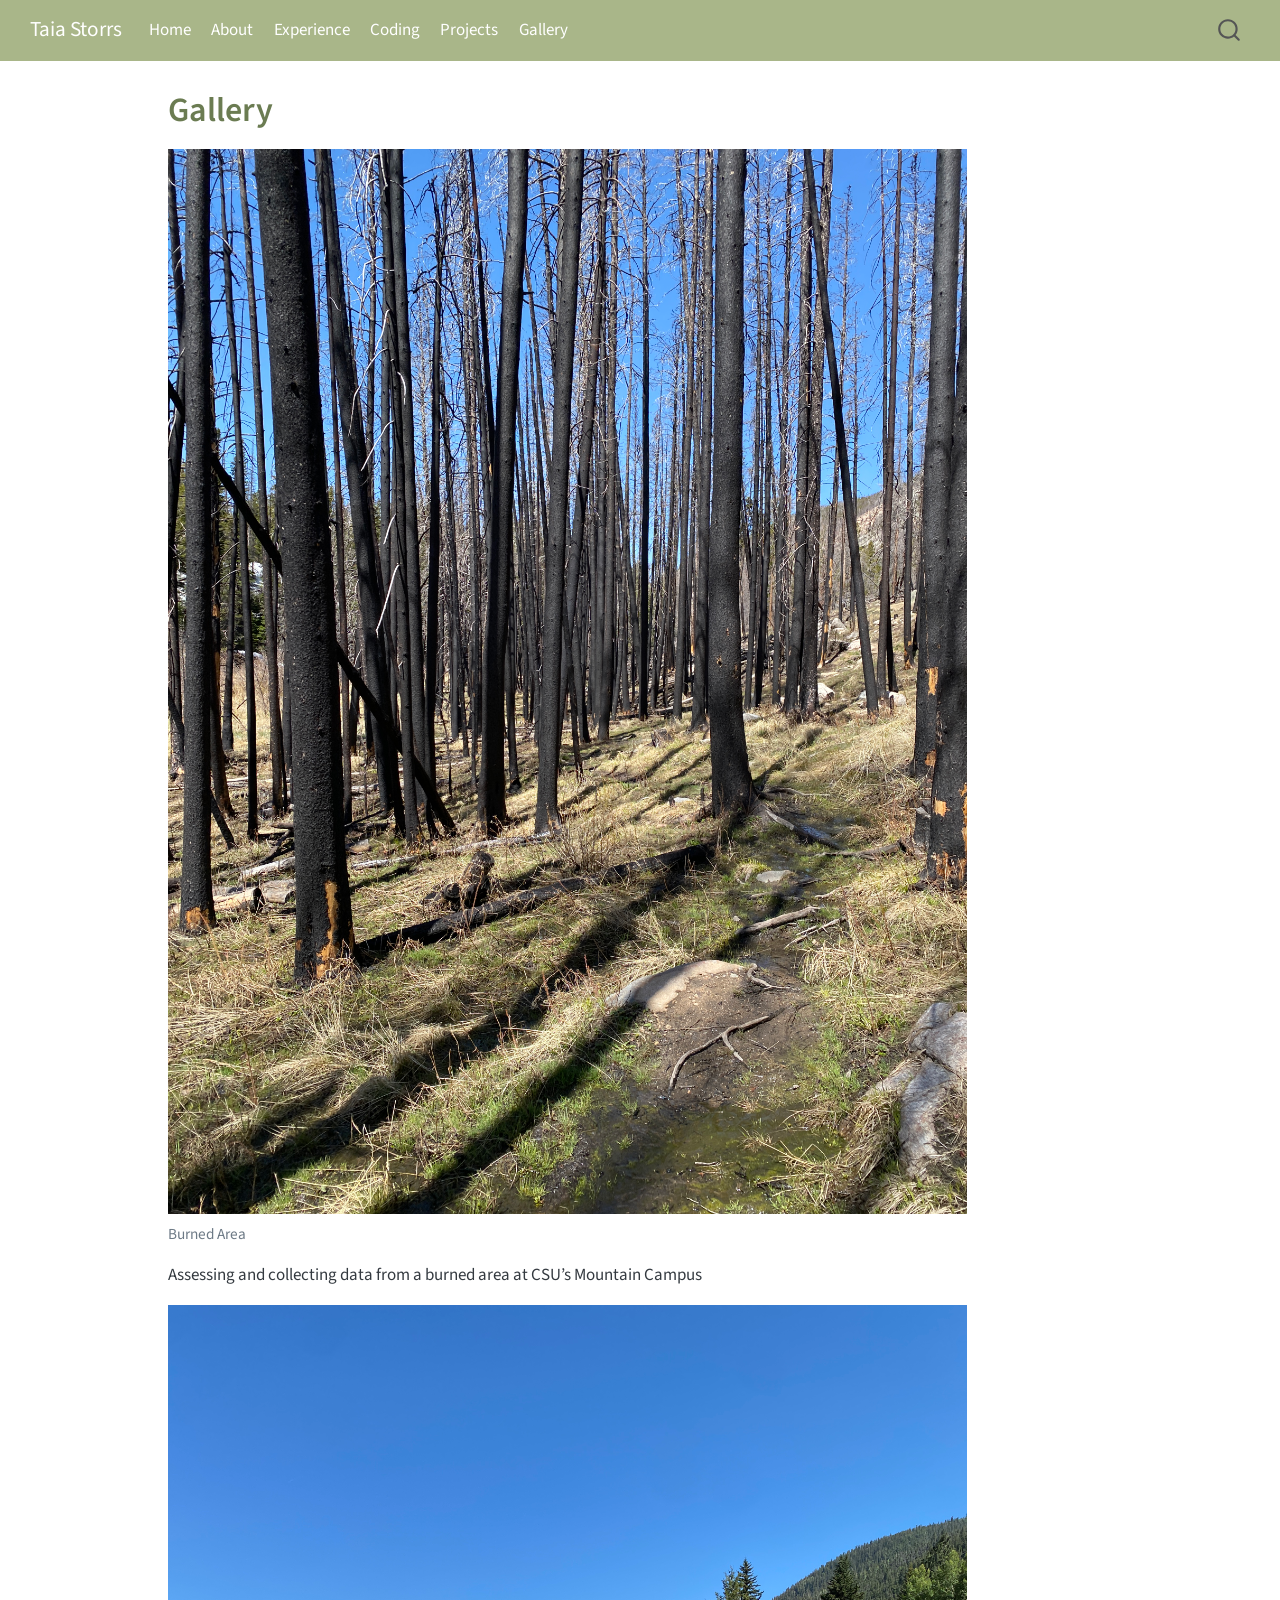
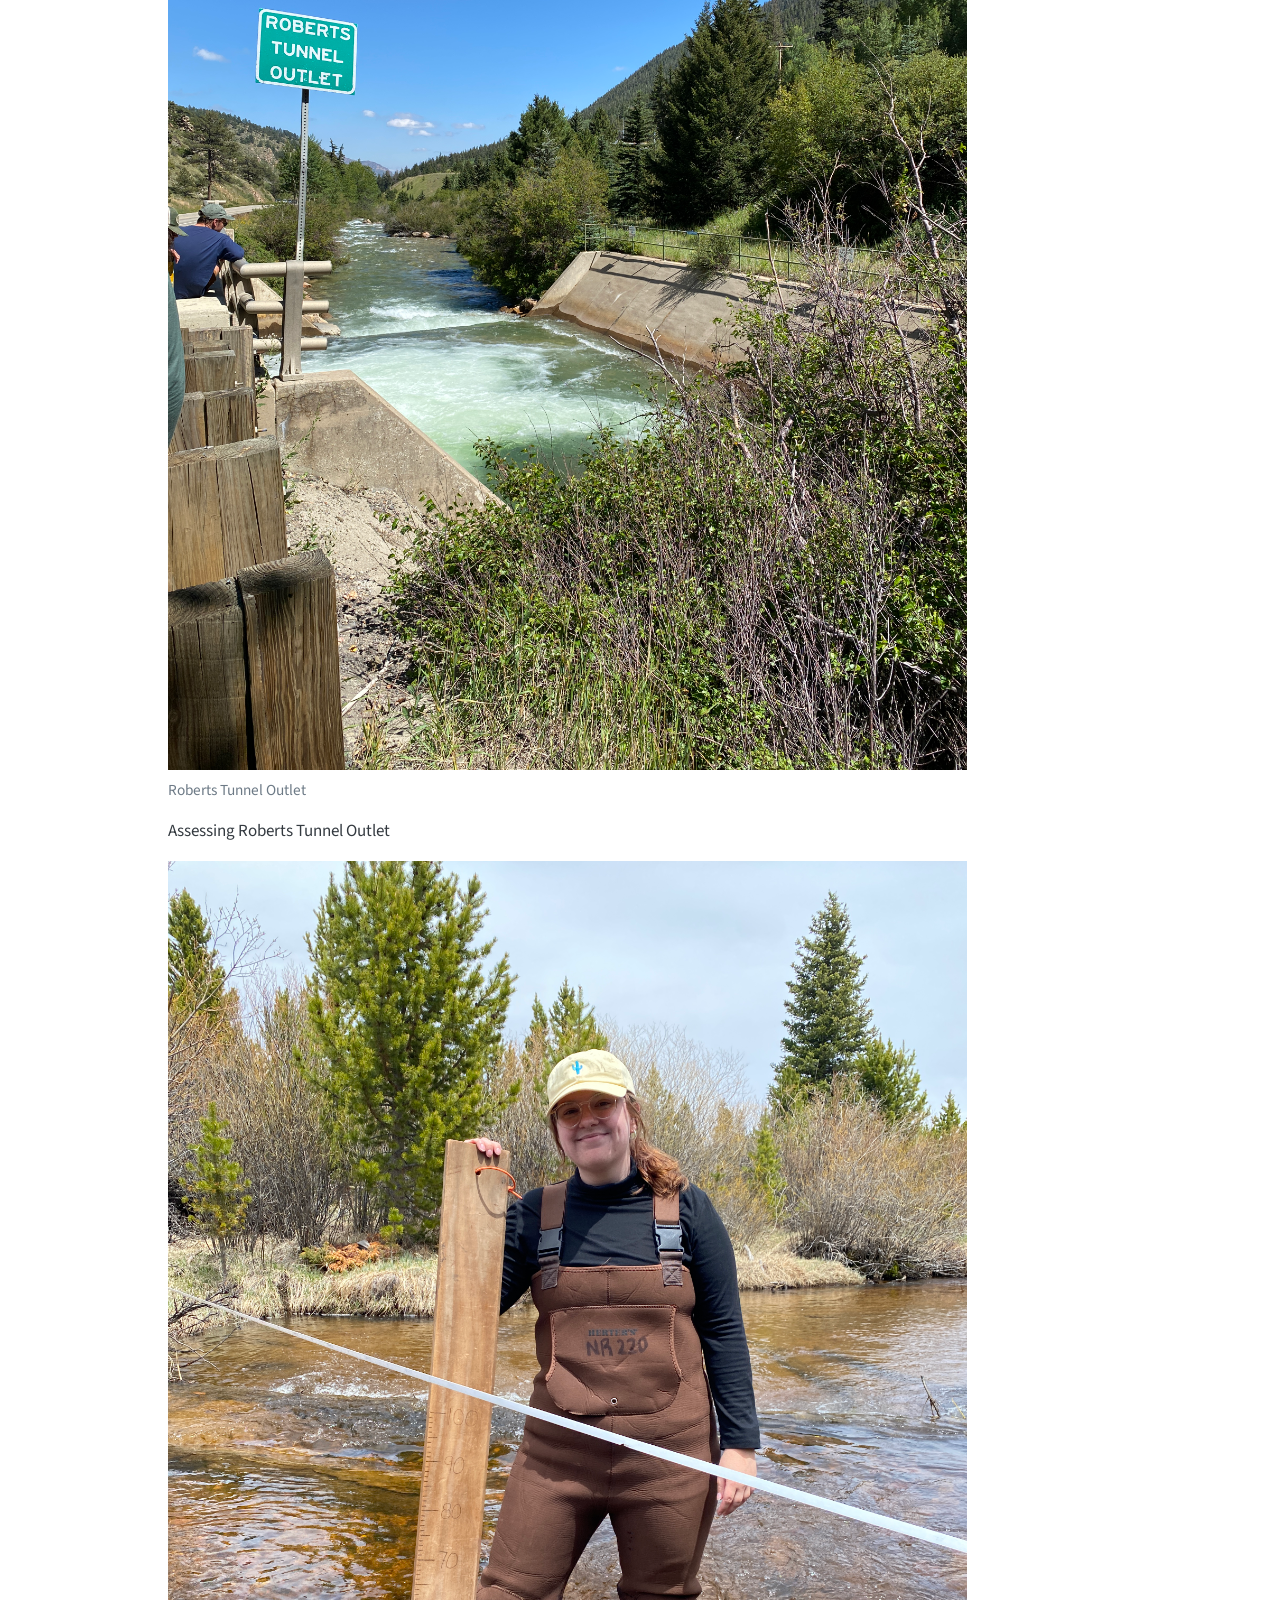
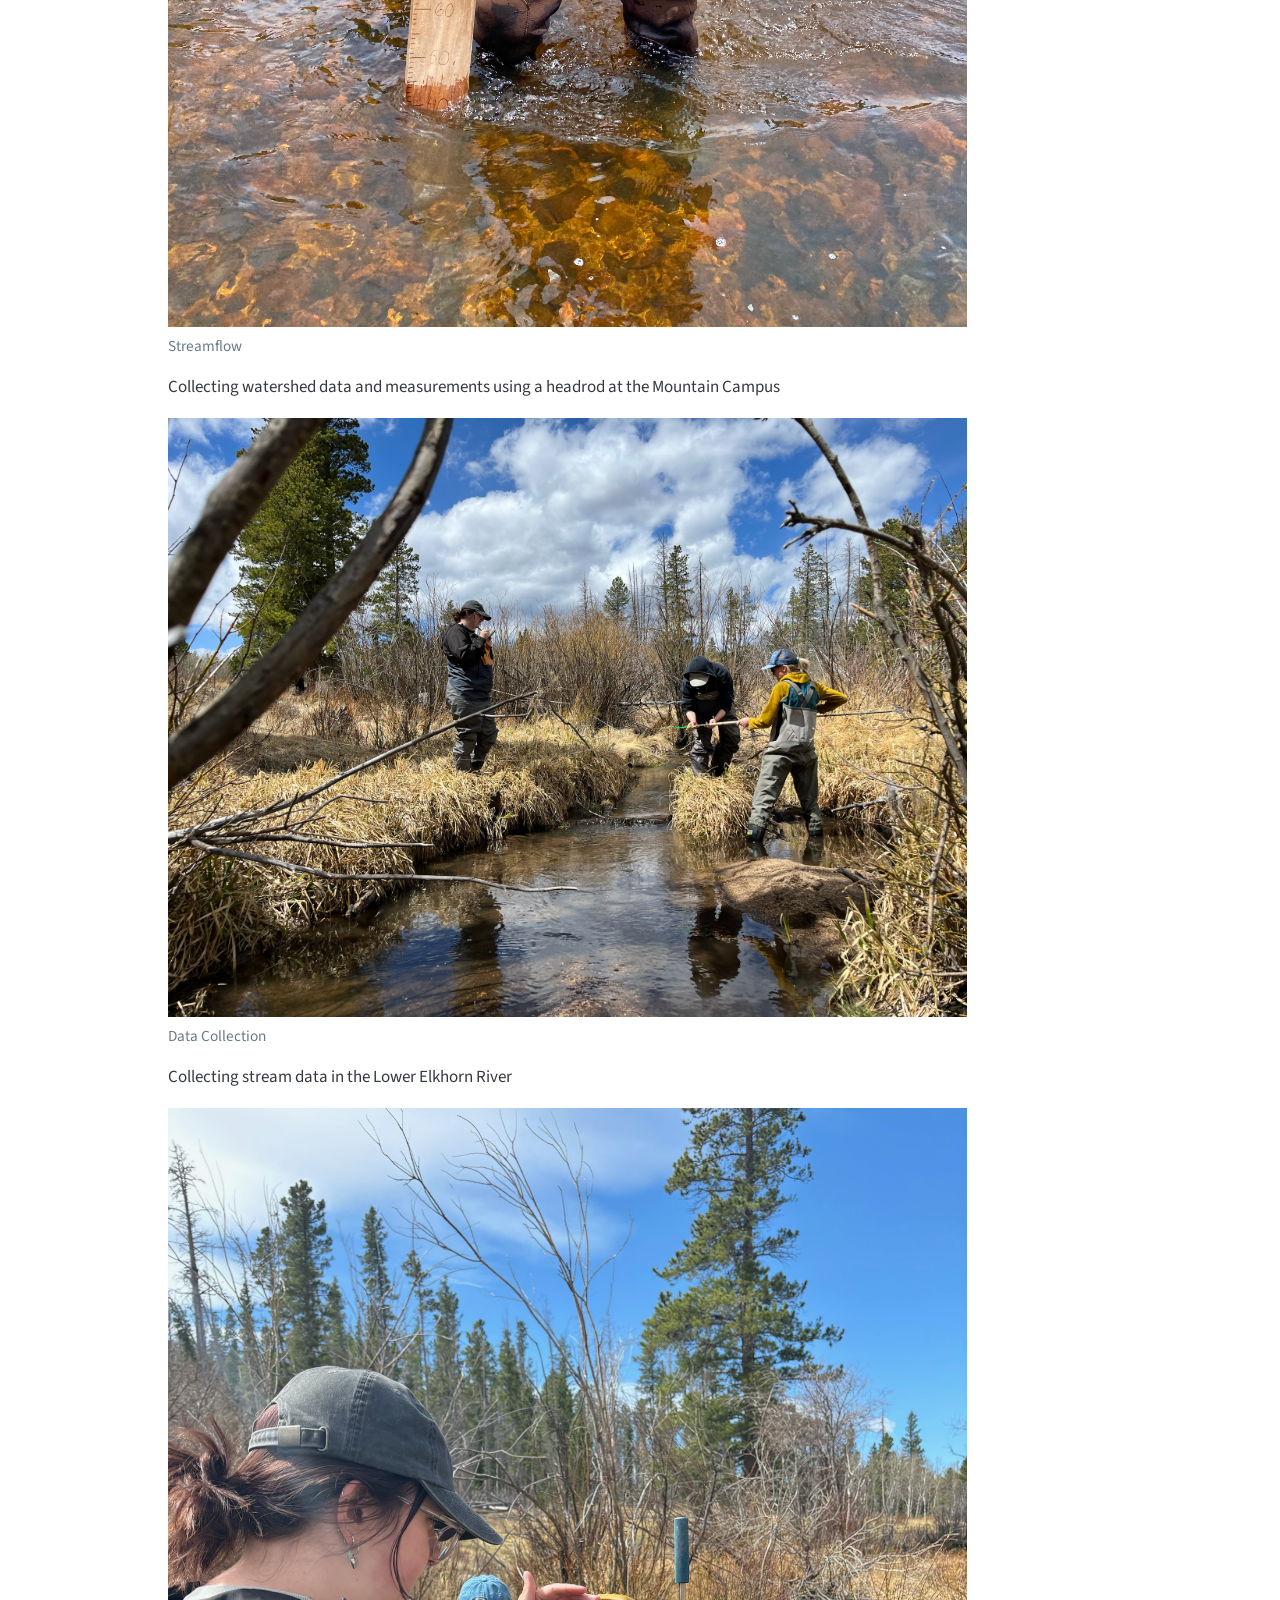
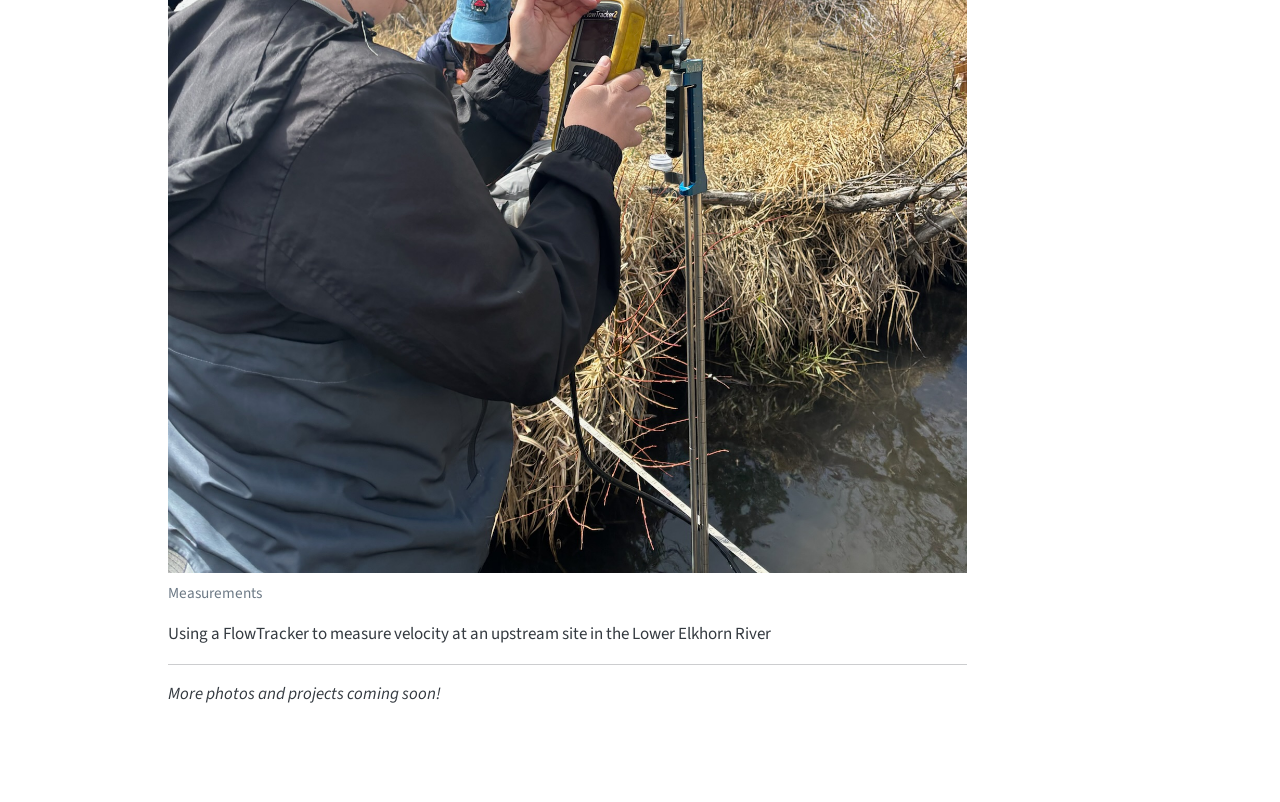
<file: docs/gallery.html>
<!DOCTYPE html>
<html xmlns="http://www.w3.org/1999/xhtml" lang="en" xml:lang="en"><head>

<meta charset="utf-8">
<meta name="generator" content="quarto-1.8.26">

<meta name="viewport" content="width=device-width, initial-scale=1.0, user-scalable=yes">


<title>Gallery – Taia Storrs</title>
<style>
code{white-space: pre-wrap;}
span.smallcaps{font-variant: small-caps;}
div.columns{display: flex; gap: min(4vw, 1.5em);}
div.column{flex: auto; overflow-x: auto;}
div.hanging-indent{margin-left: 1.5em; text-indent: -1.5em;}
ul.task-list{list-style: none;}
ul.task-list li input[type="checkbox"] {
  width: 0.8em;
  margin: 0 0.8em 0.2em -1em; /* quarto-specific, see https://github.com/quarto-dev/quarto-cli/issues/4556 */ 
  vertical-align: middle;
}
</style>


<script src="site_libs/quarto-nav/quarto-nav.js"></script>
<script src="site_libs/quarto-nav/headroom.min.js"></script>
<script src="site_libs/clipboard/clipboard.min.js"></script>
<script src="site_libs/quarto-search/autocomplete.umd.js"></script>
<script src="site_libs/quarto-search/fuse.min.js"></script>
<script src="site_libs/quarto-search/quarto-search.js"></script>
<meta name="quarto:offset" content="./">
<link href="./favicon.png" rel="icon" type="image/png">
<script src="site_libs/quarto-html/quarto.js" type="module"></script>
<script src="site_libs/quarto-html/tabsets/tabsets.js" type="module"></script>
<script src="site_libs/quarto-html/axe/axe-check.js" type="module"></script>
<script src="site_libs/quarto-html/popper.min.js"></script>
<script src="site_libs/quarto-html/tippy.umd.min.js"></script>
<script src="site_libs/quarto-html/anchor.min.js"></script>
<link href="site_libs/quarto-html/tippy.css" rel="stylesheet">
<link href="site_libs/quarto-html/quarto-syntax-highlighting-587c61ba64f3a5504c4d52d930310e48.css" rel="stylesheet" id="quarto-text-highlighting-styles">
<script src="site_libs/bootstrap/bootstrap.min.js"></script>
<link href="site_libs/bootstrap/bootstrap-icons.css" rel="stylesheet">
<link href="site_libs/bootstrap/bootstrap-5b4ad623e5705c0698d39aec6f10cf02.min.css" rel="stylesheet" append-hash="true" id="quarto-bootstrap" data-mode="light">
<script id="quarto-search-options" type="application/json">{
  "location": "navbar",
  "copy-button": false,
  "collapse-after": 3,
  "panel-placement": "end",
  "type": "overlay",
  "limit": 50,
  "keyboard-shortcut": [
    "f",
    "/",
    "s"
  ],
  "show-item-context": false,
  "language": {
    "search-no-results-text": "No results",
    "search-matching-documents-text": "matching documents",
    "search-copy-link-title": "Copy link to search",
    "search-hide-matches-text": "Hide additional matches",
    "search-more-match-text": "more match in this document",
    "search-more-matches-text": "more matches in this document",
    "search-clear-button-title": "Clear",
    "search-text-placeholder": "",
    "search-detached-cancel-button-title": "Cancel",
    "search-submit-button-title": "Submit",
    "search-label": "Search"
  }
}</script>


<link rel="stylesheet" href="styles.css">
</head>

<body class="nav-fixed quarto-light">

<div id="quarto-search-results"></div>
  <header id="quarto-header" class="headroom fixed-top">
    <nav class="navbar navbar-expand-lg " data-bs-theme="dark">
      <div class="navbar-container container-fluid">
      <div class="navbar-brand-container mx-auto">
    <a class="navbar-brand" href="./index.html">
    <span class="navbar-title">Taia Storrs</span>
    </a>
  </div>
            <div id="quarto-search" class="" title="Search"></div>
          <button class="navbar-toggler" type="button" data-bs-toggle="collapse" data-bs-target="#navbarCollapse" aria-controls="navbarCollapse" role="menu" aria-expanded="false" aria-label="Toggle navigation" onclick="if (window.quartoToggleHeadroom) { window.quartoToggleHeadroom(); }">
  <span class="navbar-toggler-icon"></span>
</button>
          <div class="collapse navbar-collapse" id="navbarCollapse">
            <ul class="navbar-nav navbar-nav-scroll me-auto">
  <li class="nav-item">
    <a class="nav-link" href="./index.html"> 
<span class="menu-text">Home</span></a>
  </li>  
  <li class="nav-item">
    <a class="nav-link" href="./about.html"> 
<span class="menu-text">About</span></a>
  </li>  
  <li class="nav-item">
    <a class="nav-link" href="./experience.html"> 
<span class="menu-text">Experience</span></a>
  </li>  
  <li class="nav-item">
    <a class="nav-link" href="./coding.html"> 
<span class="menu-text">Coding</span></a>
  </li>  
  <li class="nav-item">
    <a class="nav-link" href="./projects.html"> 
<span class="menu-text">Projects</span></a>
  </li>  
  <li class="nav-item">
    <a class="nav-link active" href="./gallery.html" aria-current="page"> 
<span class="menu-text">Gallery</span></a>
  </li>  
</ul>
          </div> <!-- /navcollapse -->
            <div class="quarto-navbar-tools">
</div>
      </div> <!-- /container-fluid -->
    </nav>
</header>
<!-- content -->
<div id="quarto-content" class="quarto-container page-columns page-rows-contents page-layout-article page-navbar">
<!-- sidebar -->
<!-- margin-sidebar -->
    <div id="quarto-margin-sidebar" class="sidebar margin-sidebar zindex-bottom">
        
    </div>
<!-- main -->
<main class="content" id="quarto-document-content">

<header id="title-block-header" class="quarto-title-block default">
<div class="quarto-title">
<h1 class="title">Gallery</h1>
</div>



<div class="quarto-title-meta">

    
  
    
  </div>
  


</header>


<div class="quarto-figure quarto-figure-center">
<figure class="figure">
<p><img src="trees.JPG" class="img-fluid figure-img"></p>
<figcaption>Burned Area</figcaption>
</figure>
</div>
<p>Assessing and collecting data from a burned area at CSU’s Mountain Campus</p>
<div class="quarto-figure quarto-figure-center">
<figure class="figure">
<p><img src="water.JPG" class="img-fluid figure-img"></p>
<figcaption>Roberts Tunnel Outlet</figcaption>
</figure>
</div>
<p>Assessing Roberts Tunnel Outlet</p>
<div class="quarto-figure quarto-figure-center">
<figure class="figure">
<p><img src="field.JPG" class="img-fluid figure-img"></p>
<figcaption>Streamflow</figcaption>
</figure>
</div>
<p>Collecting watershed data and measurements using a headrod at the Mountain Campus</p>
<div class="quarto-figure quarto-figure-center">
<figure class="figure">
<p><img src="data-elkhorn.JPG" class="img-fluid figure-img"></p>
<figcaption>Data Collection</figcaption>
</figure>
</div>
<p>Collecting stream data in the Lower Elkhorn River</p>
<div class="quarto-figure quarto-figure-center">
<figure class="figure">
<p><img src="flowtracker-elkhorn.JPG" class="img-fluid figure-img"></p>
<figcaption>Measurements</figcaption>
</figure>
</div>
<p>Using a FlowTracker to measure velocity at an upstream site in the Lower Elkhorn River</p>
<hr>
<p><em>More photos and projects coming soon!</em></p>



</main> <!-- /main -->
<script id="quarto-html-after-body" type="application/javascript">
  window.document.addEventListener("DOMContentLoaded", function (event) {
    const icon = "";
    const anchorJS = new window.AnchorJS();
    anchorJS.options = {
      placement: 'right',
      icon: icon
    };
    anchorJS.add('.anchored');
    const isCodeAnnotation = (el) => {
      for (const clz of el.classList) {
        if (clz.startsWith('code-annotation-')) {                     
          return true;
        }
      }
      return false;
    }
    const onCopySuccess = function(e) {
      // button target
      const button = e.trigger;
      // don't keep focus
      button.blur();
      // flash "checked"
      button.classList.add('code-copy-button-checked');
      var currentTitle = button.getAttribute("title");
      button.setAttribute("title", "Copied!");
      let tooltip;
      if (window.bootstrap) {
        button.setAttribute("data-bs-toggle", "tooltip");
        button.setAttribute("data-bs-placement", "left");
        button.setAttribute("data-bs-title", "Copied!");
        tooltip = new bootstrap.Tooltip(button, 
          { trigger: "manual", 
            customClass: "code-copy-button-tooltip",
            offset: [0, -8]});
        tooltip.show();    
      }
      setTimeout(function() {
        if (tooltip) {
          tooltip.hide();
          button.removeAttribute("data-bs-title");
          button.removeAttribute("data-bs-toggle");
          button.removeAttribute("data-bs-placement");
        }
        button.setAttribute("title", currentTitle);
        button.classList.remove('code-copy-button-checked');
      }, 1000);
      // clear code selection
      e.clearSelection();
    }
    const getTextToCopy = function(trigger) {
      const outerScaffold = trigger.parentElement.cloneNode(true);
      const codeEl = outerScaffold.querySelector('code');
      for (const childEl of codeEl.children) {
        if (isCodeAnnotation(childEl)) {
          childEl.remove();
        }
      }
      return codeEl.innerText;
    }
    const clipboard = new window.ClipboardJS('.code-copy-button:not([data-in-quarto-modal])', {
      text: getTextToCopy
    });
    clipboard.on('success', onCopySuccess);
    if (window.document.getElementById('quarto-embedded-source-code-modal')) {
      const clipboardModal = new window.ClipboardJS('.code-copy-button[data-in-quarto-modal]', {
        text: getTextToCopy,
        container: window.document.getElementById('quarto-embedded-source-code-modal')
      });
      clipboardModal.on('success', onCopySuccess);
    }
      var localhostRegex = new RegExp(/^(?:http|https):\/\/localhost\:?[0-9]*\//);
      var mailtoRegex = new RegExp(/^mailto:/);
        var filterRegex = new RegExp('/' + window.location.host + '/');
      var isInternal = (href) => {
          return filterRegex.test(href) || localhostRegex.test(href) || mailtoRegex.test(href);
      }
      // Inspect non-navigation links and adorn them if external
     var links = window.document.querySelectorAll('a[href]:not(.nav-link):not(.navbar-brand):not(.toc-action):not(.sidebar-link):not(.sidebar-item-toggle):not(.pagination-link):not(.no-external):not([aria-hidden]):not(.dropdown-item):not(.quarto-navigation-tool):not(.about-link)');
      for (var i=0; i<links.length; i++) {
        const link = links[i];
        if (!isInternal(link.href)) {
          // undo the damage that might have been done by quarto-nav.js in the case of
          // links that we want to consider external
          if (link.dataset.originalHref !== undefined) {
            link.href = link.dataset.originalHref;
          }
        }
      }
    function tippyHover(el, contentFn, onTriggerFn, onUntriggerFn) {
      const config = {
        allowHTML: true,
        maxWidth: 500,
        delay: 100,
        arrow: false,
        appendTo: function(el) {
            return el.parentElement;
        },
        interactive: true,
        interactiveBorder: 10,
        theme: 'quarto',
        placement: 'bottom-start',
      };
      if (contentFn) {
        config.content = contentFn;
      }
      if (onTriggerFn) {
        config.onTrigger = onTriggerFn;
      }
      if (onUntriggerFn) {
        config.onUntrigger = onUntriggerFn;
      }
      window.tippy(el, config); 
    }
    const noterefs = window.document.querySelectorAll('a[role="doc-noteref"]');
    for (var i=0; i<noterefs.length; i++) {
      const ref = noterefs[i];
      tippyHover(ref, function() {
        // use id or data attribute instead here
        let href = ref.getAttribute('data-footnote-href') || ref.getAttribute('href');
        try { href = new URL(href).hash; } catch {}
        const id = href.replace(/^#\/?/, "");
        const note = window.document.getElementById(id);
        if (note) {
          return note.innerHTML;
        } else {
          return "";
        }
      });
    }
    const xrefs = window.document.querySelectorAll('a.quarto-xref');
    const processXRef = (id, note) => {
      // Strip column container classes
      const stripColumnClz = (el) => {
        el.classList.remove("page-full", "page-columns");
        if (el.children) {
          for (const child of el.children) {
            stripColumnClz(child);
          }
        }
      }
      stripColumnClz(note)
      if (id === null || id.startsWith('sec-')) {
        // Special case sections, only their first couple elements
        const container = document.createElement("div");
        if (note.children && note.children.length > 2) {
          container.appendChild(note.children[0].cloneNode(true));
          for (let i = 1; i < note.children.length; i++) {
            const child = note.children[i];
            if (child.tagName === "P" && child.innerText === "") {
              continue;
            } else {
              container.appendChild(child.cloneNode(true));
              break;
            }
          }
          if (window.Quarto?.typesetMath) {
            window.Quarto.typesetMath(container);
          }
          return container.innerHTML
        } else {
          if (window.Quarto?.typesetMath) {
            window.Quarto.typesetMath(note);
          }
          return note.innerHTML;
        }
      } else {
        // Remove any anchor links if they are present
        const anchorLink = note.querySelector('a.anchorjs-link');
        if (anchorLink) {
          anchorLink.remove();
        }
        if (window.Quarto?.typesetMath) {
          window.Quarto.typesetMath(note);
        }
        if (note.classList.contains("callout")) {
          return note.outerHTML;
        } else {
          return note.innerHTML;
        }
      }
    }
    for (var i=0; i<xrefs.length; i++) {
      const xref = xrefs[i];
      tippyHover(xref, undefined, function(instance) {
        instance.disable();
        let url = xref.getAttribute('href');
        let hash = undefined; 
        if (url.startsWith('#')) {
          hash = url;
        } else {
          try { hash = new URL(url).hash; } catch {}
        }
        if (hash) {
          const id = hash.replace(/^#\/?/, "");
          const note = window.document.getElementById(id);
          if (note !== null) {
            try {
              const html = processXRef(id, note.cloneNode(true));
              instance.setContent(html);
            } finally {
              instance.enable();
              instance.show();
            }
          } else {
            // See if we can fetch this
            fetch(url.split('#')[0])
            .then(res => res.text())
            .then(html => {
              const parser = new DOMParser();
              const htmlDoc = parser.parseFromString(html, "text/html");
              const note = htmlDoc.getElementById(id);
              if (note !== null) {
                const html = processXRef(id, note);
                instance.setContent(html);
              } 
            }).finally(() => {
              instance.enable();
              instance.show();
            });
          }
        } else {
          // See if we can fetch a full url (with no hash to target)
          // This is a special case and we should probably do some content thinning / targeting
          fetch(url)
          .then(res => res.text())
          .then(html => {
            const parser = new DOMParser();
            const htmlDoc = parser.parseFromString(html, "text/html");
            const note = htmlDoc.querySelector('main.content');
            if (note !== null) {
              // This should only happen for chapter cross references
              // (since there is no id in the URL)
              // remove the first header
              if (note.children.length > 0 && note.children[0].tagName === "HEADER") {
                note.children[0].remove();
              }
              const html = processXRef(null, note);
              instance.setContent(html);
            } 
          }).finally(() => {
            instance.enable();
            instance.show();
          });
        }
      }, function(instance) {
      });
    }
        let selectedAnnoteEl;
        const selectorForAnnotation = ( cell, annotation) => {
          let cellAttr = 'data-code-cell="' + cell + '"';
          let lineAttr = 'data-code-annotation="' +  annotation + '"';
          const selector = 'span[' + cellAttr + '][' + lineAttr + ']';
          return selector;
        }
        const selectCodeLines = (annoteEl) => {
          const doc = window.document;
          const targetCell = annoteEl.getAttribute("data-target-cell");
          const targetAnnotation = annoteEl.getAttribute("data-target-annotation");
          const annoteSpan = window.document.querySelector(selectorForAnnotation(targetCell, targetAnnotation));
          const lines = annoteSpan.getAttribute("data-code-lines").split(",");
          const lineIds = lines.map((line) => {
            return targetCell + "-" + line;
          })
          let top = null;
          let height = null;
          let parent = null;
          if (lineIds.length > 0) {
              //compute the position of the single el (top and bottom and make a div)
              const el = window.document.getElementById(lineIds[0]);
              top = el.offsetTop;
              height = el.offsetHeight;
              parent = el.parentElement.parentElement;
            if (lineIds.length > 1) {
              const lastEl = window.document.getElementById(lineIds[lineIds.length - 1]);
              const bottom = lastEl.offsetTop + lastEl.offsetHeight;
              height = bottom - top;
            }
            if (top !== null && height !== null && parent !== null) {
              // cook up a div (if necessary) and position it 
              let div = window.document.getElementById("code-annotation-line-highlight");
              if (div === null) {
                div = window.document.createElement("div");
                div.setAttribute("id", "code-annotation-line-highlight");
                div.style.position = 'absolute';
                parent.appendChild(div);
              }
              div.style.top = top - 2 + "px";
              div.style.height = height + 4 + "px";
              div.style.left = 0;
              let gutterDiv = window.document.getElementById("code-annotation-line-highlight-gutter");
              if (gutterDiv === null) {
                gutterDiv = window.document.createElement("div");
                gutterDiv.setAttribute("id", "code-annotation-line-highlight-gutter");
                gutterDiv.style.position = 'absolute';
                const codeCell = window.document.getElementById(targetCell);
                const gutter = codeCell.querySelector('.code-annotation-gutter');
                gutter.appendChild(gutterDiv);
              }
              gutterDiv.style.top = top - 2 + "px";
              gutterDiv.style.height = height + 4 + "px";
            }
            selectedAnnoteEl = annoteEl;
          }
        };
        const unselectCodeLines = () => {
          const elementsIds = ["code-annotation-line-highlight", "code-annotation-line-highlight-gutter"];
          elementsIds.forEach((elId) => {
            const div = window.document.getElementById(elId);
            if (div) {
              div.remove();
            }
          });
          selectedAnnoteEl = undefined;
        };
          // Handle positioning of the toggle
      window.addEventListener(
        "resize",
        throttle(() => {
          elRect = undefined;
          if (selectedAnnoteEl) {
            selectCodeLines(selectedAnnoteEl);
          }
        }, 10)
      );
      function throttle(fn, ms) {
      let throttle = false;
      let timer;
        return (...args) => {
          if(!throttle) { // first call gets through
              fn.apply(this, args);
              throttle = true;
          } else { // all the others get throttled
              if(timer) clearTimeout(timer); // cancel #2
              timer = setTimeout(() => {
                fn.apply(this, args);
                timer = throttle = false;
              }, ms);
          }
        };
      }
        // Attach click handler to the DT
        const annoteDls = window.document.querySelectorAll('dt[data-target-cell]');
        for (const annoteDlNode of annoteDls) {
          annoteDlNode.addEventListener('click', (event) => {
            const clickedEl = event.target;
            if (clickedEl !== selectedAnnoteEl) {
              unselectCodeLines();
              const activeEl = window.document.querySelector('dt[data-target-cell].code-annotation-active');
              if (activeEl) {
                activeEl.classList.remove('code-annotation-active');
              }
              selectCodeLines(clickedEl);
              clickedEl.classList.add('code-annotation-active');
            } else {
              // Unselect the line
              unselectCodeLines();
              clickedEl.classList.remove('code-annotation-active');
            }
          });
        }
    const findCites = (el) => {
      const parentEl = el.parentElement;
      if (parentEl) {
        const cites = parentEl.dataset.cites;
        if (cites) {
          return {
            el,
            cites: cites.split(' ')
          };
        } else {
          return findCites(el.parentElement)
        }
      } else {
        return undefined;
      }
    };
    var bibliorefs = window.document.querySelectorAll('a[role="doc-biblioref"]');
    for (var i=0; i<bibliorefs.length; i++) {
      const ref = bibliorefs[i];
      const citeInfo = findCites(ref);
      if (citeInfo) {
        tippyHover(citeInfo.el, function() {
          var popup = window.document.createElement('div');
          citeInfo.cites.forEach(function(cite) {
            var citeDiv = window.document.createElement('div');
            citeDiv.classList.add('hanging-indent');
            citeDiv.classList.add('csl-entry');
            var biblioDiv = window.document.getElementById('ref-' + cite);
            if (biblioDiv) {
              citeDiv.innerHTML = biblioDiv.innerHTML;
            }
            popup.appendChild(citeDiv);
          });
          return popup.innerHTML;
        });
      }
    }
  });
  </script>
</div> <!-- /content -->




</body></html>
</file>
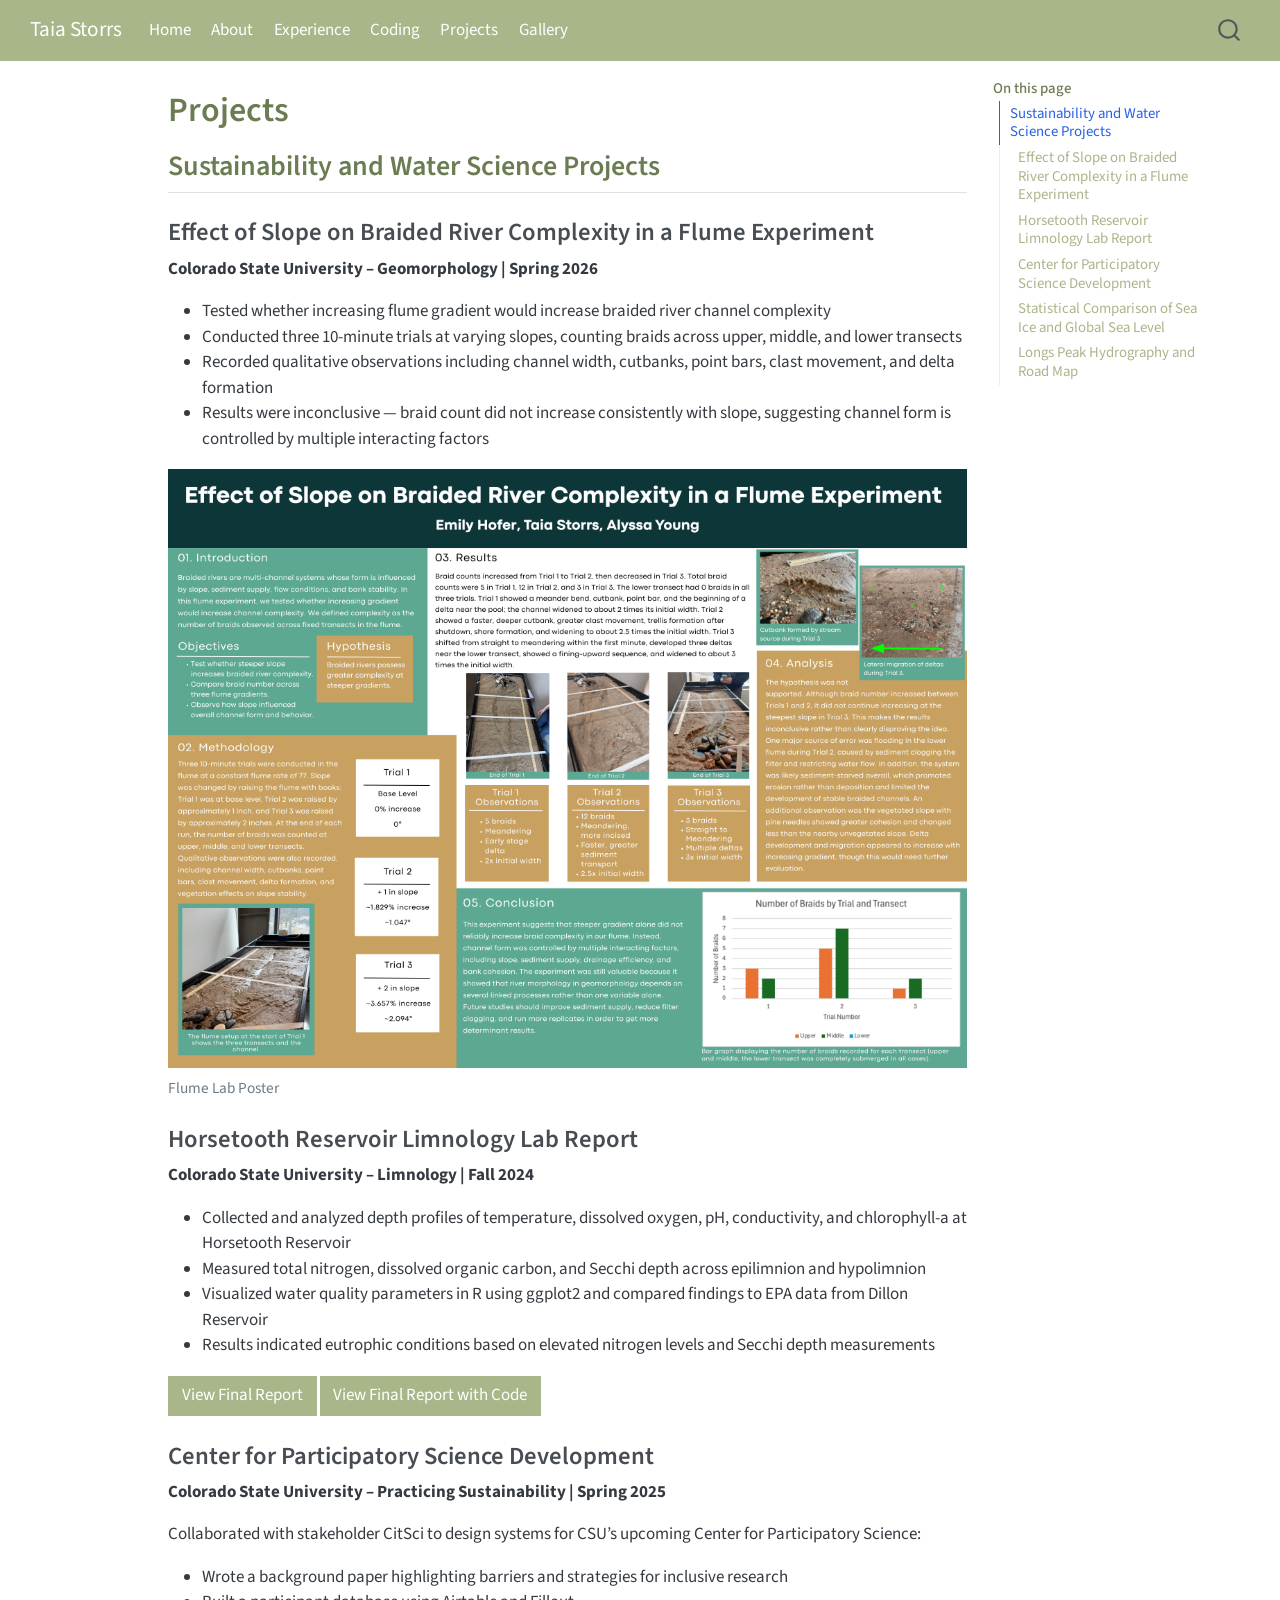
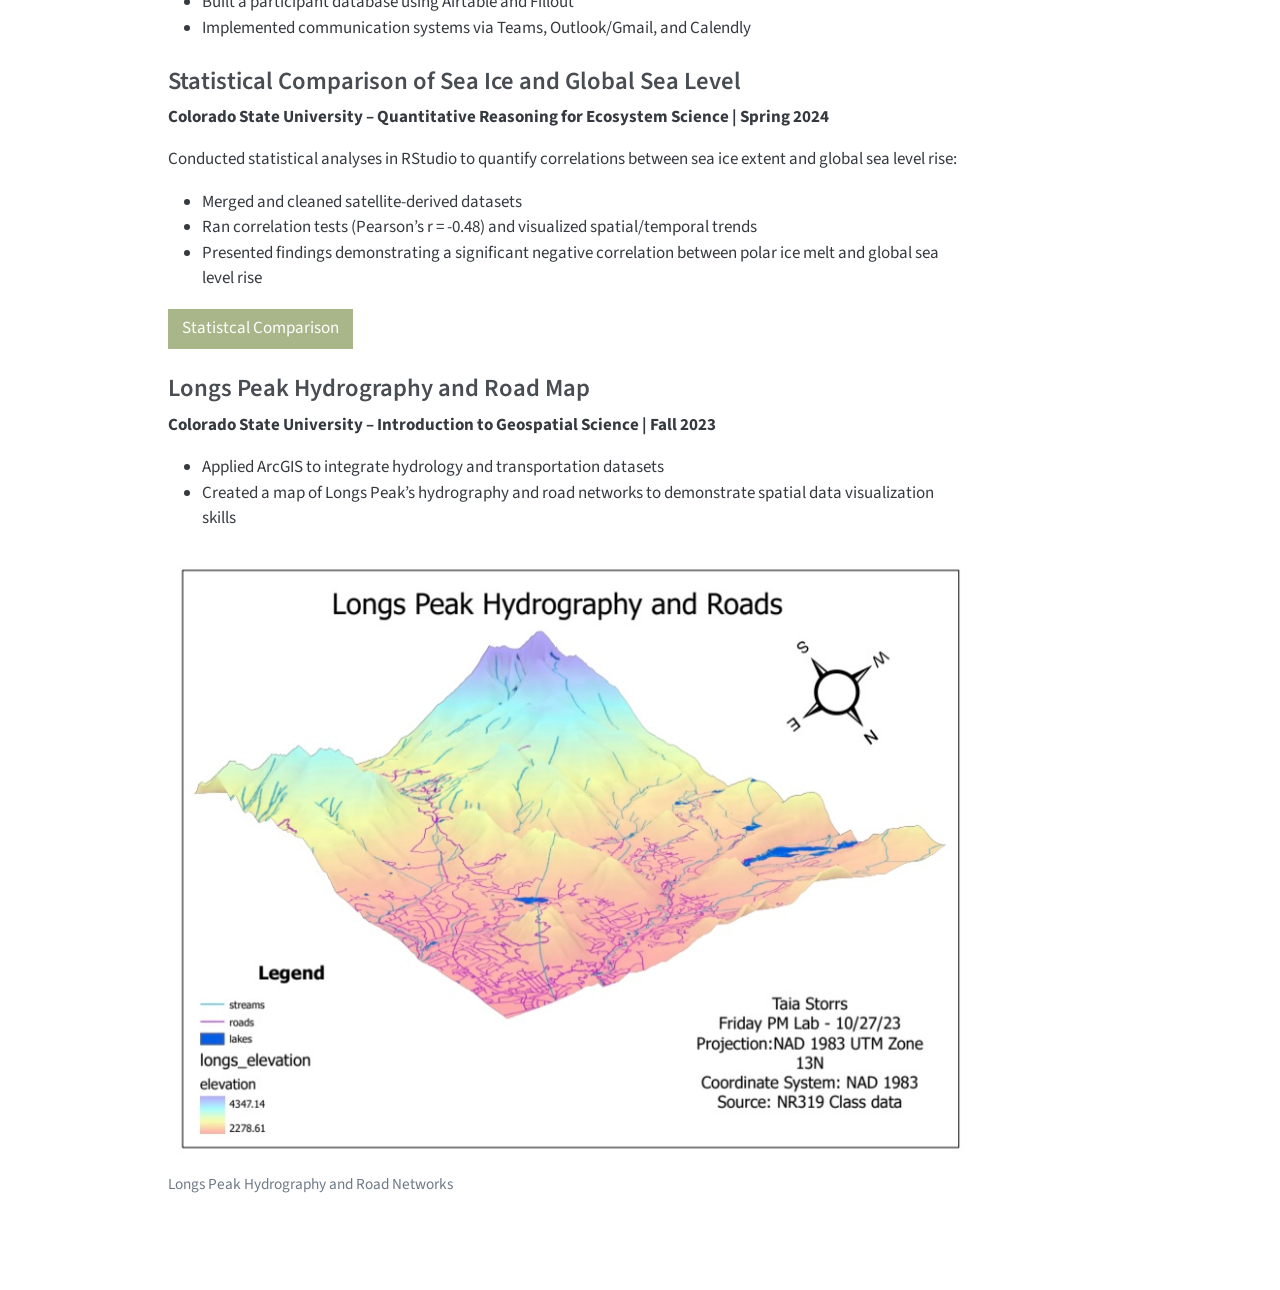
<file: docs/projects.html>
<!DOCTYPE html>
<html xmlns="http://www.w3.org/1999/xhtml" lang="en" xml:lang="en"><head>

<meta charset="utf-8">
<meta name="generator" content="quarto-1.8.26">

<meta name="viewport" content="width=device-width, initial-scale=1.0, user-scalable=yes">


<title>Projects – Taia Storrs</title>
<style>
code{white-space: pre-wrap;}
span.smallcaps{font-variant: small-caps;}
div.columns{display: flex; gap: min(4vw, 1.5em);}
div.column{flex: auto; overflow-x: auto;}
div.hanging-indent{margin-left: 1.5em; text-indent: -1.5em;}
ul.task-list{list-style: none;}
ul.task-list li input[type="checkbox"] {
  width: 0.8em;
  margin: 0 0.8em 0.2em -1em; /* quarto-specific, see https://github.com/quarto-dev/quarto-cli/issues/4556 */ 
  vertical-align: middle;
}
</style>


<script src="site_libs/quarto-nav/quarto-nav.js"></script>
<script src="site_libs/quarto-nav/headroom.min.js"></script>
<script src="site_libs/clipboard/clipboard.min.js"></script>
<script src="site_libs/quarto-search/autocomplete.umd.js"></script>
<script src="site_libs/quarto-search/fuse.min.js"></script>
<script src="site_libs/quarto-search/quarto-search.js"></script>
<meta name="quarto:offset" content="./">
<link href="./favicon.png" rel="icon" type="image/png">
<script src="site_libs/quarto-html/quarto.js" type="module"></script>
<script src="site_libs/quarto-html/tabsets/tabsets.js" type="module"></script>
<script src="site_libs/quarto-html/axe/axe-check.js" type="module"></script>
<script src="site_libs/quarto-html/popper.min.js"></script>
<script src="site_libs/quarto-html/tippy.umd.min.js"></script>
<script src="site_libs/quarto-html/anchor.min.js"></script>
<link href="site_libs/quarto-html/tippy.css" rel="stylesheet">
<link href="site_libs/quarto-html/quarto-syntax-highlighting-587c61ba64f3a5504c4d52d930310e48.css" rel="stylesheet" id="quarto-text-highlighting-styles">
<script src="site_libs/bootstrap/bootstrap.min.js"></script>
<link href="site_libs/bootstrap/bootstrap-icons.css" rel="stylesheet">
<link href="site_libs/bootstrap/bootstrap-5b4ad623e5705c0698d39aec6f10cf02.min.css" rel="stylesheet" append-hash="true" id="quarto-bootstrap" data-mode="light">
<script id="quarto-search-options" type="application/json">{
  "location": "navbar",
  "copy-button": false,
  "collapse-after": 3,
  "panel-placement": "end",
  "type": "overlay",
  "limit": 50,
  "keyboard-shortcut": [
    "f",
    "/",
    "s"
  ],
  "show-item-context": false,
  "language": {
    "search-no-results-text": "No results",
    "search-matching-documents-text": "matching documents",
    "search-copy-link-title": "Copy link to search",
    "search-hide-matches-text": "Hide additional matches",
    "search-more-match-text": "more match in this document",
    "search-more-matches-text": "more matches in this document",
    "search-clear-button-title": "Clear",
    "search-text-placeholder": "",
    "search-detached-cancel-button-title": "Cancel",
    "search-submit-button-title": "Submit",
    "search-label": "Search"
  }
}</script>


<link rel="stylesheet" href="styles.css">
</head>

<body class="nav-fixed quarto-light">

<div id="quarto-search-results"></div>
  <header id="quarto-header" class="headroom fixed-top">
    <nav class="navbar navbar-expand-lg " data-bs-theme="dark">
      <div class="navbar-container container-fluid">
      <div class="navbar-brand-container mx-auto">
    <a class="navbar-brand" href="./index.html">
    <span class="navbar-title">Taia Storrs</span>
    </a>
  </div>
            <div id="quarto-search" class="" title="Search"></div>
          <button class="navbar-toggler" type="button" data-bs-toggle="collapse" data-bs-target="#navbarCollapse" aria-controls="navbarCollapse" role="menu" aria-expanded="false" aria-label="Toggle navigation" onclick="if (window.quartoToggleHeadroom) { window.quartoToggleHeadroom(); }">
  <span class="navbar-toggler-icon"></span>
</button>
          <div class="collapse navbar-collapse" id="navbarCollapse">
            <ul class="navbar-nav navbar-nav-scroll me-auto">
  <li class="nav-item">
    <a class="nav-link" href="./index.html"> 
<span class="menu-text">Home</span></a>
  </li>  
  <li class="nav-item">
    <a class="nav-link" href="./about.html"> 
<span class="menu-text">About</span></a>
  </li>  
  <li class="nav-item">
    <a class="nav-link" href="./experience.html"> 
<span class="menu-text">Experience</span></a>
  </li>  
  <li class="nav-item">
    <a class="nav-link" href="./coding.html"> 
<span class="menu-text">Coding</span></a>
  </li>  
  <li class="nav-item">
    <a class="nav-link active" href="./projects.html" aria-current="page"> 
<span class="menu-text">Projects</span></a>
  </li>  
  <li class="nav-item">
    <a class="nav-link" href="./gallery.html"> 
<span class="menu-text">Gallery</span></a>
  </li>  
</ul>
          </div> <!-- /navcollapse -->
            <div class="quarto-navbar-tools">
</div>
      </div> <!-- /container-fluid -->
    </nav>
</header>
<!-- content -->
<div id="quarto-content" class="quarto-container page-columns page-rows-contents page-layout-article page-navbar">
<!-- sidebar -->
<!-- margin-sidebar -->
    <div id="quarto-margin-sidebar" class="sidebar margin-sidebar">
        <nav id="TOC" role="doc-toc" class="toc-active">
    <h2 id="toc-title">On this page</h2>
   
  <ul>
  <li><a href="#sustainability-and-water-science-projects" id="toc-sustainability-and-water-science-projects" class="nav-link active" data-scroll-target="#sustainability-and-water-science-projects">Sustainability and Water Science Projects</a>
  <ul class="collapse">
  <li><a href="#effect-of-slope-on-braided-river-complexity-in-a-flume-experiment" id="toc-effect-of-slope-on-braided-river-complexity-in-a-flume-experiment" class="nav-link" data-scroll-target="#effect-of-slope-on-braided-river-complexity-in-a-flume-experiment">Effect of Slope on Braided River Complexity in a Flume Experiment</a></li>
  <li><a href="#horsetooth-reservoir-limnology-lab-report" id="toc-horsetooth-reservoir-limnology-lab-report" class="nav-link" data-scroll-target="#horsetooth-reservoir-limnology-lab-report">Horsetooth Reservoir Limnology Lab Report</a></li>
  <li><a href="#center-for-participatory-science-development" id="toc-center-for-participatory-science-development" class="nav-link" data-scroll-target="#center-for-participatory-science-development">Center for Participatory Science Development</a></li>
  <li><a href="#statistical-comparison-of-sea-ice-and-global-sea-level" id="toc-statistical-comparison-of-sea-ice-and-global-sea-level" class="nav-link" data-scroll-target="#statistical-comparison-of-sea-ice-and-global-sea-level">Statistical Comparison of Sea Ice and Global Sea Level</a></li>
  <li><a href="#longs-peak-hydrography-and-road-map" id="toc-longs-peak-hydrography-and-road-map" class="nav-link" data-scroll-target="#longs-peak-hydrography-and-road-map">Longs Peak Hydrography and Road Map</a></li>
  </ul></li>
  </ul>
</nav>
    </div>
<!-- main -->
<main class="content" id="quarto-document-content">

<header id="title-block-header" class="quarto-title-block default">
<div class="quarto-title">
<h1 class="title">Projects</h1>
</div>



<div class="quarto-title-meta">

    
  
    
  </div>
  


</header>


<section id="sustainability-and-water-science-projects" class="level2">
<h2 class="anchored" data-anchor-id="sustainability-and-water-science-projects">Sustainability and Water Science Projects</h2>
<section id="effect-of-slope-on-braided-river-complexity-in-a-flume-experiment" class="level3">
<h3 class="anchored" data-anchor-id="effect-of-slope-on-braided-river-complexity-in-a-flume-experiment">Effect of Slope on Braided River Complexity in a Flume Experiment</h3>
<p><strong>Colorado State University – Geomorphology | Spring 2026</strong></p>
<ul>
<li>Tested whether increasing flume gradient would increase braided river channel complexity</li>
<li>Conducted three 10-minute trials at varying slopes, counting braids across upper, middle, and lower transects</li>
<li>Recorded qualitative observations including channel width, cutbanks, point bars, clast movement, and delta formation</li>
<li>Results were inconclusive — braid count did not increase consistently with slope, suggesting channel form is controlled by multiple interacting factors</li>
</ul>
<div class="quarto-figure quarto-figure-center">
<figure class="figure">
<p><img src="geol454_flume-lab-poster.png" class="img-fluid figure-img" style="width:100.0%"></p>
<figcaption>Flume Lab Poster</figcaption>
</figure>
</div>
</section>
<section id="horsetooth-reservoir-limnology-lab-report" class="level3">
<h3 class="anchored" data-anchor-id="horsetooth-reservoir-limnology-lab-report">Horsetooth Reservoir Limnology Lab Report</h3>
<p><strong>Colorado State University – Limnology | Fall 2024</strong></p>
<ul>
<li>Collected and analyzed depth profiles of temperature, dissolved oxygen, pH, conductivity, and chlorophyll-a at Horsetooth Reservoir</li>
<li>Measured total nitrogen, dissolved organic carbon, and Secchi depth across epilimnion and hypolimnion</li>
<li>Visualized water quality parameters in R using ggplot2 and compared findings to EPA data from Dillon Reservoir</li>
<li>Results indicated eutrophic conditions based on elevated nitrogen levels and Secchi depth measurements</li>
</ul>
<p><a href="ess474_final-report.html" class="btn btn-primary">View Final Report</a> <a href="ess474_final-report-code.html" class="btn btn-primary">View Final Report with Code</a></p>
</section>
<section id="center-for-participatory-science-development" class="level3">
<h3 class="anchored" data-anchor-id="center-for-participatory-science-development">Center for Participatory Science Development</h3>
<p><strong>Colorado State University – Practicing Sustainability | Spring 2025</strong></p>
<p>Collaborated with stakeholder CitSci to design systems for CSU’s upcoming Center for Participatory Science:</p>
<ul>
<li>Wrote a background paper highlighting barriers and strategies for inclusive research</li>
<li>Built a participant database using Airtable and Fillout</li>
<li>Implemented communication systems via Teams, Outlook/Gmail, and Calendly</li>
</ul>
</section>
<section id="statistical-comparison-of-sea-ice-and-global-sea-level" class="level3">
<h3 class="anchored" data-anchor-id="statistical-comparison-of-sea-ice-and-global-sea-level">Statistical Comparison of Sea Ice and Global Sea Level</h3>
<p><strong>Colorado State University – Quantitative Reasoning for Ecosystem Science | Spring 2024</strong></p>
<p>Conducted statistical analyses in RStudio to quantify correlations between sea ice extent and global sea level rise:</p>
<ul>
<li>Merged and cleaned satellite-derived datasets</li>
<li>Ran correlation tests (Pearson’s r = -0.48) and visualized spatial/temporal trends</li>
<li>Presented findings demonstrating a significant negative correlation between polar ice melt and global sea level rise</li>
</ul>
<p><a href="ess330_final-project.pdf" class="btn btn-primary">Statistcal Comparison</a></p>
</section>
<section id="longs-peak-hydrography-and-road-map" class="level3">
<h3 class="anchored" data-anchor-id="longs-peak-hydrography-and-road-map">Longs Peak Hydrography and Road Map</h3>
<p><strong>Colorado State University – Introduction to Geospatial Science | Fall 2023</strong></p>
<ul>
<li>Applied ArcGIS to integrate hydrology and transportation datasets</li>
<li>Created a map of Longs Peak’s hydrography and road networks to demonstrate spatial data visualization skills</li>
</ul>
<div class="quarto-figure quarto-figure-center">
<figure class="figure">
<p><img src="longs.jpg" class="img-fluid figure-img"></p>
<figcaption>Longs Peak Hydrography and Road Networks</figcaption>
</figure>
</div>


</section>
</section>

</main> <!-- /main -->
<script id="quarto-html-after-body" type="application/javascript">
  window.document.addEventListener("DOMContentLoaded", function (event) {
    const icon = "";
    const anchorJS = new window.AnchorJS();
    anchorJS.options = {
      placement: 'right',
      icon: icon
    };
    anchorJS.add('.anchored');
    const isCodeAnnotation = (el) => {
      for (const clz of el.classList) {
        if (clz.startsWith('code-annotation-')) {                     
          return true;
        }
      }
      return false;
    }
    const onCopySuccess = function(e) {
      // button target
      const button = e.trigger;
      // don't keep focus
      button.blur();
      // flash "checked"
      button.classList.add('code-copy-button-checked');
      var currentTitle = button.getAttribute("title");
      button.setAttribute("title", "Copied!");
      let tooltip;
      if (window.bootstrap) {
        button.setAttribute("data-bs-toggle", "tooltip");
        button.setAttribute("data-bs-placement", "left");
        button.setAttribute("data-bs-title", "Copied!");
        tooltip = new bootstrap.Tooltip(button, 
          { trigger: "manual", 
            customClass: "code-copy-button-tooltip",
            offset: [0, -8]});
        tooltip.show();    
      }
      setTimeout(function() {
        if (tooltip) {
          tooltip.hide();
          button.removeAttribute("data-bs-title");
          button.removeAttribute("data-bs-toggle");
          button.removeAttribute("data-bs-placement");
        }
        button.setAttribute("title", currentTitle);
        button.classList.remove('code-copy-button-checked');
      }, 1000);
      // clear code selection
      e.clearSelection();
    }
    const getTextToCopy = function(trigger) {
      const outerScaffold = trigger.parentElement.cloneNode(true);
      const codeEl = outerScaffold.querySelector('code');
      for (const childEl of codeEl.children) {
        if (isCodeAnnotation(childEl)) {
          childEl.remove();
        }
      }
      return codeEl.innerText;
    }
    const clipboard = new window.ClipboardJS('.code-copy-button:not([data-in-quarto-modal])', {
      text: getTextToCopy
    });
    clipboard.on('success', onCopySuccess);
    if (window.document.getElementById('quarto-embedded-source-code-modal')) {
      const clipboardModal = new window.ClipboardJS('.code-copy-button[data-in-quarto-modal]', {
        text: getTextToCopy,
        container: window.document.getElementById('quarto-embedded-source-code-modal')
      });
      clipboardModal.on('success', onCopySuccess);
    }
      var localhostRegex = new RegExp(/^(?:http|https):\/\/localhost\:?[0-9]*\//);
      var mailtoRegex = new RegExp(/^mailto:/);
        var filterRegex = new RegExp('/' + window.location.host + '/');
      var isInternal = (href) => {
          return filterRegex.test(href) || localhostRegex.test(href) || mailtoRegex.test(href);
      }
      // Inspect non-navigation links and adorn them if external
     var links = window.document.querySelectorAll('a[href]:not(.nav-link):not(.navbar-brand):not(.toc-action):not(.sidebar-link):not(.sidebar-item-toggle):not(.pagination-link):not(.no-external):not([aria-hidden]):not(.dropdown-item):not(.quarto-navigation-tool):not(.about-link)');
      for (var i=0; i<links.length; i++) {
        const link = links[i];
        if (!isInternal(link.href)) {
          // undo the damage that might have been done by quarto-nav.js in the case of
          // links that we want to consider external
          if (link.dataset.originalHref !== undefined) {
            link.href = link.dataset.originalHref;
          }
        }
      }
    function tippyHover(el, contentFn, onTriggerFn, onUntriggerFn) {
      const config = {
        allowHTML: true,
        maxWidth: 500,
        delay: 100,
        arrow: false,
        appendTo: function(el) {
            return el.parentElement;
        },
        interactive: true,
        interactiveBorder: 10,
        theme: 'quarto',
        placement: 'bottom-start',
      };
      if (contentFn) {
        config.content = contentFn;
      }
      if (onTriggerFn) {
        config.onTrigger = onTriggerFn;
      }
      if (onUntriggerFn) {
        config.onUntrigger = onUntriggerFn;
      }
      window.tippy(el, config); 
    }
    const noterefs = window.document.querySelectorAll('a[role="doc-noteref"]');
    for (var i=0; i<noterefs.length; i++) {
      const ref = noterefs[i];
      tippyHover(ref, function() {
        // use id or data attribute instead here
        let href = ref.getAttribute('data-footnote-href') || ref.getAttribute('href');
        try { href = new URL(href).hash; } catch {}
        const id = href.replace(/^#\/?/, "");
        const note = window.document.getElementById(id);
        if (note) {
          return note.innerHTML;
        } else {
          return "";
        }
      });
    }
    const xrefs = window.document.querySelectorAll('a.quarto-xref');
    const processXRef = (id, note) => {
      // Strip column container classes
      const stripColumnClz = (el) => {
        el.classList.remove("page-full", "page-columns");
        if (el.children) {
          for (const child of el.children) {
            stripColumnClz(child);
          }
        }
      }
      stripColumnClz(note)
      if (id === null || id.startsWith('sec-')) {
        // Special case sections, only their first couple elements
        const container = document.createElement("div");
        if (note.children && note.children.length > 2) {
          container.appendChild(note.children[0].cloneNode(true));
          for (let i = 1; i < note.children.length; i++) {
            const child = note.children[i];
            if (child.tagName === "P" && child.innerText === "") {
              continue;
            } else {
              container.appendChild(child.cloneNode(true));
              break;
            }
          }
          if (window.Quarto?.typesetMath) {
            window.Quarto.typesetMath(container);
          }
          return container.innerHTML
        } else {
          if (window.Quarto?.typesetMath) {
            window.Quarto.typesetMath(note);
          }
          return note.innerHTML;
        }
      } else {
        // Remove any anchor links if they are present
        const anchorLink = note.querySelector('a.anchorjs-link');
        if (anchorLink) {
          anchorLink.remove();
        }
        if (window.Quarto?.typesetMath) {
          window.Quarto.typesetMath(note);
        }
        if (note.classList.contains("callout")) {
          return note.outerHTML;
        } else {
          return note.innerHTML;
        }
      }
    }
    for (var i=0; i<xrefs.length; i++) {
      const xref = xrefs[i];
      tippyHover(xref, undefined, function(instance) {
        instance.disable();
        let url = xref.getAttribute('href');
        let hash = undefined; 
        if (url.startsWith('#')) {
          hash = url;
        } else {
          try { hash = new URL(url).hash; } catch {}
        }
        if (hash) {
          const id = hash.replace(/^#\/?/, "");
          const note = window.document.getElementById(id);
          if (note !== null) {
            try {
              const html = processXRef(id, note.cloneNode(true));
              instance.setContent(html);
            } finally {
              instance.enable();
              instance.show();
            }
          } else {
            // See if we can fetch this
            fetch(url.split('#')[0])
            .then(res => res.text())
            .then(html => {
              const parser = new DOMParser();
              const htmlDoc = parser.parseFromString(html, "text/html");
              const note = htmlDoc.getElementById(id);
              if (note !== null) {
                const html = processXRef(id, note);
                instance.setContent(html);
              } 
            }).finally(() => {
              instance.enable();
              instance.show();
            });
          }
        } else {
          // See if we can fetch a full url (with no hash to target)
          // This is a special case and we should probably do some content thinning / targeting
          fetch(url)
          .then(res => res.text())
          .then(html => {
            const parser = new DOMParser();
            const htmlDoc = parser.parseFromString(html, "text/html");
            const note = htmlDoc.querySelector('main.content');
            if (note !== null) {
              // This should only happen for chapter cross references
              // (since there is no id in the URL)
              // remove the first header
              if (note.children.length > 0 && note.children[0].tagName === "HEADER") {
                note.children[0].remove();
              }
              const html = processXRef(null, note);
              instance.setContent(html);
            } 
          }).finally(() => {
            instance.enable();
            instance.show();
          });
        }
      }, function(instance) {
      });
    }
        let selectedAnnoteEl;
        const selectorForAnnotation = ( cell, annotation) => {
          let cellAttr = 'data-code-cell="' + cell + '"';
          let lineAttr = 'data-code-annotation="' +  annotation + '"';
          const selector = 'span[' + cellAttr + '][' + lineAttr + ']';
          return selector;
        }
        const selectCodeLines = (annoteEl) => {
          const doc = window.document;
          const targetCell = annoteEl.getAttribute("data-target-cell");
          const targetAnnotation = annoteEl.getAttribute("data-target-annotation");
          const annoteSpan = window.document.querySelector(selectorForAnnotation(targetCell, targetAnnotation));
          const lines = annoteSpan.getAttribute("data-code-lines").split(",");
          const lineIds = lines.map((line) => {
            return targetCell + "-" + line;
          })
          let top = null;
          let height = null;
          let parent = null;
          if (lineIds.length > 0) {
              //compute the position of the single el (top and bottom and make a div)
              const el = window.document.getElementById(lineIds[0]);
              top = el.offsetTop;
              height = el.offsetHeight;
              parent = el.parentElement.parentElement;
            if (lineIds.length > 1) {
              const lastEl = window.document.getElementById(lineIds[lineIds.length - 1]);
              const bottom = lastEl.offsetTop + lastEl.offsetHeight;
              height = bottom - top;
            }
            if (top !== null && height !== null && parent !== null) {
              // cook up a div (if necessary) and position it 
              let div = window.document.getElementById("code-annotation-line-highlight");
              if (div === null) {
                div = window.document.createElement("div");
                div.setAttribute("id", "code-annotation-line-highlight");
                div.style.position = 'absolute';
                parent.appendChild(div);
              }
              div.style.top = top - 2 + "px";
              div.style.height = height + 4 + "px";
              div.style.left = 0;
              let gutterDiv = window.document.getElementById("code-annotation-line-highlight-gutter");
              if (gutterDiv === null) {
                gutterDiv = window.document.createElement("div");
                gutterDiv.setAttribute("id", "code-annotation-line-highlight-gutter");
                gutterDiv.style.position = 'absolute';
                const codeCell = window.document.getElementById(targetCell);
                const gutter = codeCell.querySelector('.code-annotation-gutter');
                gutter.appendChild(gutterDiv);
              }
              gutterDiv.style.top = top - 2 + "px";
              gutterDiv.style.height = height + 4 + "px";
            }
            selectedAnnoteEl = annoteEl;
          }
        };
        const unselectCodeLines = () => {
          const elementsIds = ["code-annotation-line-highlight", "code-annotation-line-highlight-gutter"];
          elementsIds.forEach((elId) => {
            const div = window.document.getElementById(elId);
            if (div) {
              div.remove();
            }
          });
          selectedAnnoteEl = undefined;
        };
          // Handle positioning of the toggle
      window.addEventListener(
        "resize",
        throttle(() => {
          elRect = undefined;
          if (selectedAnnoteEl) {
            selectCodeLines(selectedAnnoteEl);
          }
        }, 10)
      );
      function throttle(fn, ms) {
      let throttle = false;
      let timer;
        return (...args) => {
          if(!throttle) { // first call gets through
              fn.apply(this, args);
              throttle = true;
          } else { // all the others get throttled
              if(timer) clearTimeout(timer); // cancel #2
              timer = setTimeout(() => {
                fn.apply(this, args);
                timer = throttle = false;
              }, ms);
          }
        };
      }
        // Attach click handler to the DT
        const annoteDls = window.document.querySelectorAll('dt[data-target-cell]');
        for (const annoteDlNode of annoteDls) {
          annoteDlNode.addEventListener('click', (event) => {
            const clickedEl = event.target;
            if (clickedEl !== selectedAnnoteEl) {
              unselectCodeLines();
              const activeEl = window.document.querySelector('dt[data-target-cell].code-annotation-active');
              if (activeEl) {
                activeEl.classList.remove('code-annotation-active');
              }
              selectCodeLines(clickedEl);
              clickedEl.classList.add('code-annotation-active');
            } else {
              // Unselect the line
              unselectCodeLines();
              clickedEl.classList.remove('code-annotation-active');
            }
          });
        }
    const findCites = (el) => {
      const parentEl = el.parentElement;
      if (parentEl) {
        const cites = parentEl.dataset.cites;
        if (cites) {
          return {
            el,
            cites: cites.split(' ')
          };
        } else {
          return findCites(el.parentElement)
        }
      } else {
        return undefined;
      }
    };
    var bibliorefs = window.document.querySelectorAll('a[role="doc-biblioref"]');
    for (var i=0; i<bibliorefs.length; i++) {
      const ref = bibliorefs[i];
      const citeInfo = findCites(ref);
      if (citeInfo) {
        tippyHover(citeInfo.el, function() {
          var popup = window.document.createElement('div');
          citeInfo.cites.forEach(function(cite) {
            var citeDiv = window.document.createElement('div');
            citeDiv.classList.add('hanging-indent');
            citeDiv.classList.add('csl-entry');
            var biblioDiv = window.document.getElementById('ref-' + cite);
            if (biblioDiv) {
              citeDiv.innerHTML = biblioDiv.innerHTML;
            }
            popup.appendChild(citeDiv);
          });
          return popup.innerHTML;
        });
      }
    }
  });
  </script>
</div> <!-- /content -->




</body></html>
</file>
<file: docs/site_libs/quarto-html/tippy.css>
.tippy-box[data-animation=fade][data-state=hidden]{opacity:0}[data-tippy-root]{max-width:calc(100vw - 10px)}.tippy-box{position:relative;background-color:#333;color:#fff;border-radius:4px;font-size:14px;line-height:1.4;white-space:normal;outline:0;transition-property:transform,visibility,opacity}.tippy-box[data-placement^=top]>.tippy-arrow{bottom:0}.tippy-box[data-placement^=top]>.tippy-arrow:before{bottom:-7px;left:0;border-width:8px 8px 0;border-top-color:initial;transform-origin:center top}.tippy-box[data-placement^=bottom]>.tippy-arrow{top:0}.tippy-box[data-placement^=bottom]>.tippy-arrow:before{top:-7px;left:0;border-width:0 8px 8px;border-bottom-color:initial;transform-origin:center bottom}.tippy-box[data-placement^=left]>.tippy-arrow{right:0}.tippy-box[data-placement^=left]>.tippy-arrow:before{border-width:8px 0 8px 8px;border-left-color:initial;right:-7px;transform-origin:center left}.tippy-box[data-placement^=right]>.tippy-arrow{left:0}.tippy-box[data-placement^=right]>.tippy-arrow:before{left:-7px;border-width:8px 8px 8px 0;border-right-color:initial;transform-origin:center right}.tippy-box[data-inertia][data-state=visible]{transition-timing-function:cubic-bezier(.54,1.5,.38,1.11)}.tippy-arrow{width:16px;height:16px;color:#333}.tippy-arrow:before{content:"";position:absolute;border-color:transparent;border-style:solid}.tippy-content{position:relative;padding:5px 9px;z-index:1}
</file>
<file: docs/site_libs/quarto-html/quarto-syntax-highlighting-587c61ba64f3a5504c4d52d930310e48.css>
/* quarto syntax highlight colors */
:root {
  --quarto-hl-ot-color: #003B4F;
  --quarto-hl-at-color: #657422;
  --quarto-hl-ss-color: #20794D;
  --quarto-hl-an-color: #5E5E5E;
  --quarto-hl-fu-color: #4758AB;
  --quarto-hl-st-color: #20794D;
  --quarto-hl-cf-color: #003B4F;
  --quarto-hl-op-color: #5E5E5E;
  --quarto-hl-er-color: #AD0000;
  --quarto-hl-bn-color: #AD0000;
  --quarto-hl-al-color: #AD0000;
  --quarto-hl-va-color: #111111;
  --quarto-hl-bu-color: inherit;
  --quarto-hl-ex-color: inherit;
  --quarto-hl-pp-color: #AD0000;
  --quarto-hl-in-color: #5E5E5E;
  --quarto-hl-vs-color: #20794D;
  --quarto-hl-wa-color: #5E5E5E;
  --quarto-hl-do-color: #5E5E5E;
  --quarto-hl-im-color: #00769E;
  --quarto-hl-ch-color: #20794D;
  --quarto-hl-dt-color: #AD0000;
  --quarto-hl-fl-color: #AD0000;
  --quarto-hl-co-color: #5E5E5E;
  --quarto-hl-cv-color: #5E5E5E;
  --quarto-hl-cn-color: #8f5902;
  --quarto-hl-sc-color: #5E5E5E;
  --quarto-hl-dv-color: #AD0000;
  --quarto-hl-kw-color: #003B4F;
}

/* other quarto variables */
:root {
  --quarto-font-monospace: SFMono-Regular, Menlo, Monaco, Consolas, "Liberation Mono", "Courier New", monospace;
}

/* syntax highlight based on Pandoc's rules */
pre > code.sourceCode > span {
  color: #003B4F;
}

code.sourceCode > span {
  color: #003B4F;
}

div.sourceCode,
div.sourceCode pre.sourceCode {
  color: #003B4F;
}

/* Normal */
code span {
  color: #003B4F;
}

/* Alert */
code span.al {
  color: #AD0000;
  font-style: inherit;
}

/* Annotation */
code span.an {
  color: #5E5E5E;
  font-style: inherit;
}

/* Attribute */
code span.at {
  color: #657422;
  font-style: inherit;
}

/* BaseN */
code span.bn {
  color: #AD0000;
  font-style: inherit;
}

/* BuiltIn */
code span.bu {
  font-style: inherit;
}

/* ControlFlow */
code span.cf {
  color: #003B4F;
  font-weight: bold;
  font-style: inherit;
}

/* Char */
code span.ch {
  color: #20794D;
  font-style: inherit;
}

/* Constant */
code span.cn {
  color: #8f5902;
  font-style: inherit;
}

/* Comment */
code span.co {
  color: #5E5E5E;
  font-style: inherit;
}

/* CommentVar */
code span.cv {
  color: #5E5E5E;
  font-style: italic;
}

/* Documentation */
code span.do {
  color: #5E5E5E;
  font-style: italic;
}

/* DataType */
code span.dt {
  color: #AD0000;
  font-style: inherit;
}

/* DecVal */
code span.dv {
  color: #AD0000;
  font-style: inherit;
}

/* Error */
code span.er {
  color: #AD0000;
  font-style: inherit;
}

/* Extension */
code span.ex {
  font-style: inherit;
}

/* Float */
code span.fl {
  color: #AD0000;
  font-style: inherit;
}

/* Function */
code span.fu {
  color: #4758AB;
  font-style: inherit;
}

/* Import */
code span.im {
  color: #00769E;
  font-style: inherit;
}

/* Information */
code span.in {
  color: #5E5E5E;
  font-style: inherit;
}

/* Keyword */
code span.kw {
  color: #003B4F;
  font-weight: bold;
  font-style: inherit;
}

/* Operator */
code span.op {
  color: #5E5E5E;
  font-style: inherit;
}

/* Other */
code span.ot {
  color: #003B4F;
  font-style: inherit;
}

/* Preprocessor */
code span.pp {
  color: #AD0000;
  font-style: inherit;
}

/* SpecialChar */
code span.sc {
  color: #5E5E5E;
  font-style: inherit;
}

/* SpecialString */
code span.ss {
  color: #20794D;
  font-style: inherit;
}

/* String */
code span.st {
  color: #20794D;
  font-style: inherit;
}

/* Variable */
code span.va {
  color: #111111;
  font-style: inherit;
}

/* VerbatimString */
code span.vs {
  color: #20794D;
  font-style: inherit;
}

/* Warning */
code span.wa {
  color: #5E5E5E;
  font-style: italic;
}

.prevent-inlining {
  content: "</";
}

/*# sourceMappingURL=2dce1cc6c82594539e1579de68416b47.css.map */
</file>
<file: docs/styles.css>
/* css styles */
.navbar {
  background-color: #A9B689 !important;
}
.btn-primary {
  background-color: #A9B689 !important;
  border-color: #A9B689 !important;
  color: white !important;
}
.btn-outline-primary {
  color: #A9B689 !important;
  border-color: #A9B689 !important;
}
.btn-outline-primary:hover {
  background-color: #A9B689 !important;
  color: white !important;
}
h1, h2 {
  color: #6b7c52;
}
a {
  color: #A9B689 !important;
}
.navbar-nav .nav-link {
  color: white !important;
}
.navbar-brand {
  color: white !important;
}
</file>
